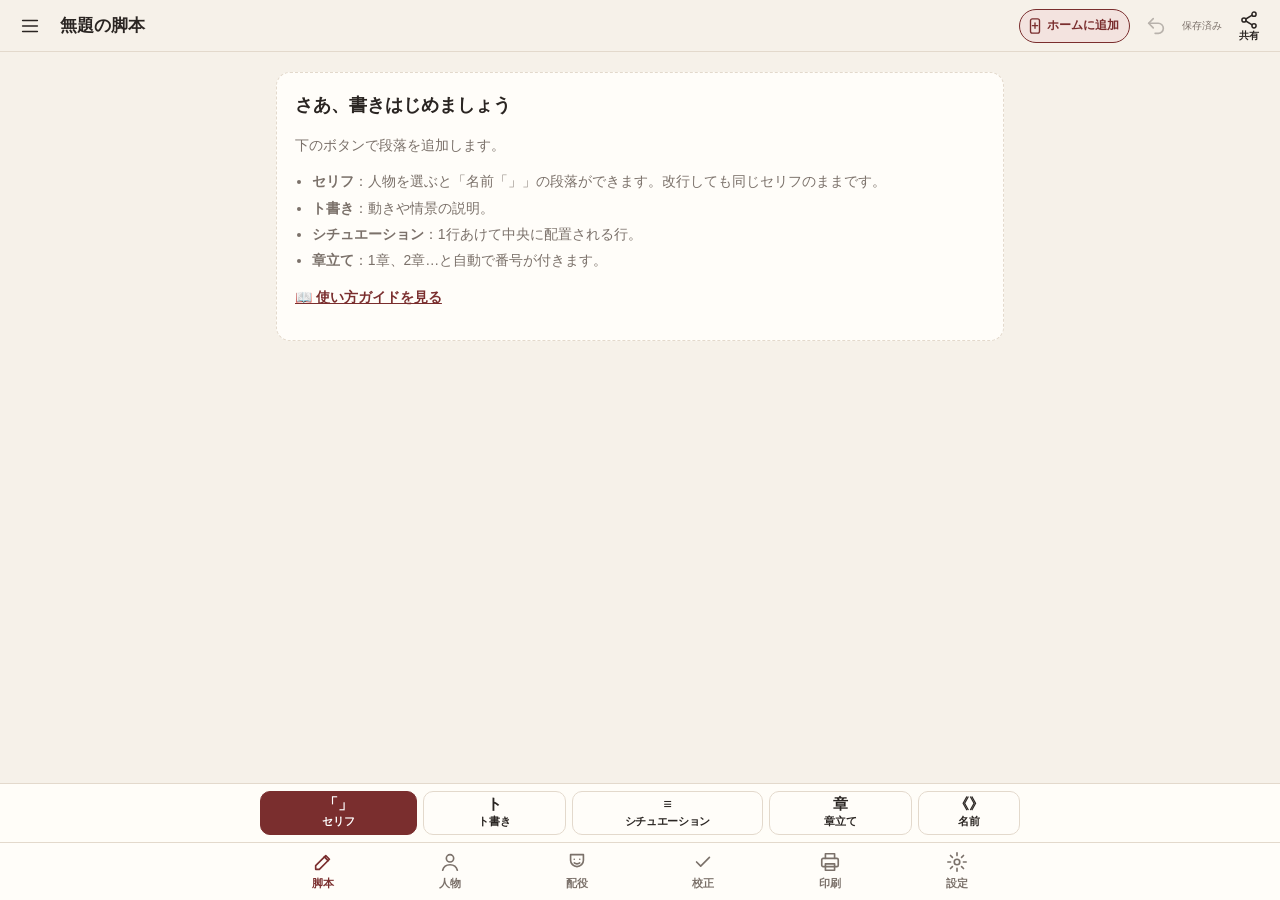
<file: index.html>
<!doctype html>
<html lang="ja">
<head>
  <meta charset="utf-8">
  <meta name="viewport" content="width=device-width, initial-scale=1, viewport-fit=cover, interactive-widget=resizes-content">
  <meta name="theme-color" content="#7a2e2e">
  <meta name="apple-mobile-web-app-capable" content="yes">
  <meta name="mobile-web-app-capable" content="yes">
  <meta name="apple-mobile-web-app-title" content="演劇脚本">
  <meta name="apple-mobile-web-app-status-bar-style" content="default">
  <title>演劇脚本ノート</title>
  <meta name="description" content="スマートフォンで演劇の脚本を書いて、A4で印刷できるアプリ">
  <link rel="manifest" href="manifest.webmanifest">
  <link rel="icon" href="icons/icon.svg" type="image/svg+xml">
  <link rel="apple-touch-icon" href="icons/apple-touch-icon.png">
  <link rel="preconnect" href="https://fonts.googleapis.com">
  <link rel="preconnect" href="https://fonts.gstatic.com" crossorigin>
  <link rel="stylesheet" href="css/app.css">
  <script>
    // 表示の色（白・生成り・ダーク）は、描画前に当てて画面のちらつきを防ぐ
    try { const t = localStorage.getItem('emgeki:theme'); if (t) document.documentElement.dataset.theme = t; } catch (e) { /* 保存できない環境では端末に合わせる */ }
  </script>
  <style id="page-style">@page { size: A4 landscape; margin: 0; }</style>
</head>
<body>
  <header class="topbar no-print">
    <button id="btn-scripts" class="icon-btn" type="button" aria-label="脚本の一覧">
      <svg viewBox="0 0 24 24" aria-hidden="true"><path d="M4 6h16M4 12h16M4 18h16"/></svg>
    </button>
    <input id="title-input" class="title-input" type="text" placeholder="タイトル" aria-label="脚本のタイトル" enterkeyhint="done">
    <button id="btn-install" class="install-btn" type="button" hidden>
      <svg viewBox="0 0 24 24" aria-hidden="true"><rect x="6" y="2.5" width="12" height="19" rx="2.5"/><path d="M12 8v7M8.5 11.5h7"/></svg>ホームに追加
    </button>
    <button id="btn-undo" class="icon-btn" type="button" aria-label="元に戻す" disabled>
      <svg viewBox="0 0 24 24" aria-hidden="true"><path d="M9 14 4 9l5-5"/><path d="M4 9h10.5a5.5 5.5 0 0 1 0 11H11"/></svg>
    </button>
    <span id="save-status" class="save-status" aria-live="polite">保存済み</span>
    <button id="btn-more" class="share-btn" type="button" aria-label="共有（書き出し・取り込み）">
      <svg viewBox="0 0 24 24" aria-hidden="true"><circle cx="18" cy="5" r="2.5"/><circle cx="6" cy="12" r="2.5"/><circle cx="18" cy="19" r="2.5"/><path d="m8.2 10.8 7.6-4.6M8.2 13.2l7.6 4.6"/></svg>共有
    </button>
  </header>

  <main id="main">
    <!-- 脚本 -->
    <section id="view-editor" class="view no-print" data-view="editor">
      <div id="editor" class="editor"></div>
      <div id="editor-empty" class="empty-hint">
        <p class="empty-title">さあ、書きはじめましょう</p>
        <p>下のボタンで段落を追加します。</p>
        <ul>
          <li><b>セリフ</b>：人物を選ぶと「名前「」」の段落ができます。改行しても同じセリフのままです。</li>
          <li><b>ト書き</b>：動きや情景の説明。</li>
          <li><b>シチュエーション</b>：1行あけて中央に配置される行。</li>
          <li><b>章立て</b>：1章、2章…と自動で番号が付きます。</li>
        </ul>
        <p><a href="guide.html">📖 使い方ガイドを見る</a></p>
      </div>
    </section>

    <!-- 登場人物 -->
    <section id="view-characters" class="view no-print" data-view="characters">
      <div class="panel">
        <h2>登場人物</h2>
        <p class="note">名前はここで一括管理します。ここで名前を変えると、脚本中のすべてのセリフに反映されます。読み仮名は自動で付きます（直接直すこともできます）。</p>
        <form id="add-char-form" class="add-row">
          <input id="add-char-name" type="text" placeholder="人物名を入力" aria-label="人物名" enterkeyhint="done" autocomplete="off">
          <button class="btn primary" type="submit">追加</button>
        </form>
        <p id="dict-status" class="note dict-status" hidden></p>
        <ul id="char-list" class="card-list"></ul>
      </div>
    </section>

    <!-- 配役 -->
    <section id="view-cast" class="view no-print" data-view="cast">
      <div class="panel">
        <h2>キャスティング</h2>
        <p class="note">役と演じる人を紐付けます。配役表は印刷の2ページ目（表紙の次）に入ります。1人で複数の役も演じられます。</p>
        <ul id="cast-list" class="card-list"></ul>
        <h3>演者ごとの出番</h3>
        <div id="actor-summary"></div>
        <label class="switch-row"><input type="checkbox" data-setting="printCastPage"> 配役表を印刷に含める</label>
        <button id="btn-cast-preview" class="btn" type="button">配役表をプレビュー</button>
      </div>
    </section>

    <!-- 校正 -->
    <section id="view-check" class="view no-print" data-view="check">
      <div class="panel">
        <h2>誤字・脱字チェック</h2>
        <p class="note">よくある誤字、「変わるる」のような余分な文字や重複、同じ人物のセリフの連続、助詞や句読点の重なり、括弧の閉じ忘れ、人物名の打ち間違い、半角カナなどを調べます。<span class="lv lv-info">参考</span> は台詞の口調として意図的な場合もあります。</p>
        <div class="row-btns">
          <button id="btn-run-check" class="btn primary" type="button">チェックする</button>
          <button id="btn-fix-all" class="btn" type="button" hidden>まとめて修正</button>
        </div>
        <p id="check-summary" class="check-summary"></p>
        <ul id="check-list" class="check-list"></ul>
        <button id="btn-clear-ignored" class="btn small ghost" type="button" hidden>無視した項目を元に戻す</button>
      </div>
    </section>

    <!-- 印刷 -->
    <section id="view-preview" class="view" data-view="preview">
      <div class="preview-controls no-print">
        <div class="seg" role="group" aria-label="書字方向">
          <button type="button" data-seg="writingMode" data-value="vertical">縦書き</button>
          <button type="button" data-seg="writingMode" data-value="horizontal">横書き</button>
        </div>
        <div class="seg" role="group" aria-label="用紙の向き">
          <button type="button" data-seg="orientation" data-value="portrait">A4 縦</button>
          <button type="button" data-seg="orientation" data-value="landscape">A4 横</button>
        </div>
        <button id="btn-print" class="btn primary" type="button">印刷 / PDF保存</button>
        <span id="page-count" class="note"></span>
      </div>
      <div id="pages" class="pages"></div>
    </section>

    <!-- 設定 -->
    <section id="view-settings" class="view no-print" data-view="settings">
      <div class="panel">
        <a class="btn guide-link" href="guide.html">📖 使い方ガイドを見る</a>
        <h2>作品</h2>
        <label class="field">タイトル<input id="set-title" type="text"></label>
        <label class="field">作者<input id="set-author" type="text" placeholder="作・〇〇"></label>

        <h2>画面の色</h2>
        <label class="field">表示の色（この端末だけの設定）
          <select id="theme-select">
            <option value="">端末の設定に合わせる</option>
            <option value="white">白い背景・黒い文字</option>
            <option value="light">生成り（クリーム色）</option>
            <option value="dark">黒い背景（ダーク）</option>
          </select>
        </label>
        <p class="note">印刷・PDF の紙面は、いつも白い紙に黒い文字です。</p>

        <h2>脚本画面（書くとき）</h2>
        <label class="field">書く向き
          <select data-setting="editorWritingMode"><option value="horizontal">横書き</option><option value="vertical">縦書き</option></select>
        </label>
        <p class="note">台本に合わせて縦書きで書けます。縦書きでは右から左へ進み、横にスクロールします。印刷の向き（下の「書式」）とは別に選べます。</p>

        <h2>書式（印刷・PDF）</h2>
        <label class="field">書字方向
          <select data-setting="writingMode"><option value="vertical">縦書き</option><option value="horizontal">横書き</option></select>
        </label>
        <label class="field">用紙（A4）の向き
          <select data-setting="orientation"><option value="landscape">横向き</option><option value="portrait">縦向き</option></select>
        </label>
        <label class="field">フォント
          <select id="font-select" data-setting="font"></select>
        </label>
        <p id="font-sample" class="font-sample">太郎「今日は、いい天気ですね。」</p>
        <label class="field">文字の大きさ（pt）
          <select data-setting="fontSize" data-type="number">
            <option value="9">9</option><option value="10">10</option><option value="10.5">10.5</option>
            <option value="11">11</option><option value="12">12</option><option value="14">14</option>
          </select>
        </label>
        <label class="field">行間
          <select data-setting="lineHeight" data-type="number">
            <option value="1.5">狭い</option><option value="1.8">ふつう</option><option value="2.1">広い</option>
          </select>
        </label>
        <label class="field">ト書きの位置
          <select data-setting="directionIndent" data-type="number">
            <option value="0">上部（字下げなし）</option><option value="2">2字下げ</option><option value="3">3字下げ</option>
          </select>
        </label>
        <label class="field">名前の読み仮名（ルビ）
          <select data-setting="ruby"><option value="all">毎回ふる</option><option value="first">初登場のみ</option><option value="none">ふらない</option></select>
        </label>
        <label class="field">章の表記
          <select data-setting="chapterFormat"><option value="plain">1章</option><option value="dai">第1章</option><option value="kanji">第一章</option></select>
        </label>
        <label class="switch-row"><input type="checkbox" data-setting="chapterPageBreak"> 章ごとに改ページ（章を右上に置く）</label>

        <h2>演者用の書き込み</h2>
        <label class="field">メモのスペース（ページの上。横書きでは左）
          <select data-setting="memoArea">
            <option value="none">なし</option><option value="small">小さめ（約1/6）</option>
            <option value="medium">ふつう（約1/5）</option><option value="large">大きめ（約1/4）</option>
          </select>
        </label>
        <label class="switch-row"><input type="checkbox" data-setting="actingNotes"> 「演技の指示」のスペース（ページの下 約1/5。横書きでは右）</label>
        <label class="switch-row"><input type="checkbox" data-setting="memoRuled"> 本文との境に罫線（1本線）を引く</label>
        <p class="note">印刷するページ（「印刷」タブ・PDF）で、本文の上にメモ、下に演技の指示のスペースを作ります。本文との境には1本線が入り、空いているところは演者の書き込みにも使えます。
          脚本画面で各段落の右の「⋯」→「メモを追加」「演技の指示を追加」で書いた内容は、その段落と同じ列に入ります（指示の例：怒りをこらえて／スポットライトで照らす）。</p>
        <button class="btn" type="button" data-go-preview>印刷のプレビューで確認する</button>

        <h2>印刷</h2>
        <label class="switch-row"><input type="checkbox" data-setting="printTitlePage"> 表紙を付ける</label>
        <label class="switch-row"><input type="checkbox" data-setting="printCastPage"> 配役表を付ける</label>
        <label class="switch-row"><input type="checkbox" data-setting="pageNumbers"> ページ番号</label>

        <h2>読み仮名</h2>
        <label class="switch-row"><input type="checkbox" data-setting="autoReading"> 名前の読み仮名を自動で付ける</label>
        <p class="note">初回のみ辞書（約18MB）を読み込みます。以降はオフラインでも使えます。</p>

        <h2>データ</h2>
        <p class="note">入力内容はこの端末に自動保存されます（画面を閉じても、アプリを終了しても残ります）。機種変更や念のための保管には書き出しを使ってください。</p>
        <div class="row-btns wrap">
          <button id="btn-export" class="btn" type="button">バックアップを書き出す</button>
          <button id="btn-import" class="btn" type="button">バックアップを読み込む</button>
          <button id="btn-export-txt" class="btn" type="button">テキスト（.txt）で保存</button>
          <button id="btn-export-docx" class="btn" type="button">Word（.docx）で保存</button>
        </div>
        <input id="import-file" type="file" accept=".json,.txt,application/json,text/plain" hidden>
        <div class="row-btns wrap">
          <button id="btn-import-pdf" class="btn" type="button">過去の脚本をPDFから読み込む</button>
        </div>
        <input id="pdf-file" type="file" accept="application/pdf,.pdf" hidden>
        <input id="share-file" type="file" accept=".json,.txt,.docx,.pdf,application/json,text/plain,application/pdf,application/vnd.openxmlformats-officedocument.wordprocessingml.document" hidden>
      </div>
    </section>
  </main>

  <!-- 挿入ボタン（脚本タブのみ） -->
  <div id="insertbar" class="insertbar no-print" role="toolbar" aria-label="段落の追加">
    <button type="button" data-insert="dialogue" class="ins ins-dialogue"><span class="ins-ico">「」</span>セリフ</button>
    <button type="button" data-insert="direction" class="ins"><span class="ins-ico">ト</span>ト書き</button>
    <button type="button" data-insert="situation" class="ins ins-sit"><span class="ins-ico">≡</span>シチュエーション</button>
    <button type="button" data-insert="chapter" class="ins"><span class="ins-ico">章</span>章立て</button>
    <button type="button" data-insert="name" class="ins ins-name"><span class="ins-ico">《》</span>名前</button>
  </div>

  <nav class="tabbar no-print" aria-label="画面切り替え">
    <button type="button" data-tab="editor"><svg viewBox="0 0 24 24" aria-hidden="true"><path d="M4 20h4L19 9l-4-4L4 16z"/><path d="m13.5 6.5 4 4"/></svg>脚本</button>
    <button type="button" data-tab="characters"><svg viewBox="0 0 24 24" aria-hidden="true"><circle cx="12" cy="8" r="4"/><path d="M4 21c1-4 4.5-6 8-6s7 2 8 6"/></svg>人物</button>
    <button type="button" data-tab="cast"><svg viewBox="0 0 24 24" aria-hidden="true"><path d="M5 4h14v6a7 7 0 0 1-14 0z"/><path d="M9 9h.01M15 9h.01M9 13c1.5 1.3 4.5 1.3 6 0"/></svg>配役</button>
    <button type="button" data-tab="check"><svg viewBox="0 0 24 24" aria-hidden="true"><path d="m5 12 4.5 4.5L19 7"/></svg>校正</button>
    <button type="button" data-tab="preview"><svg viewBox="0 0 24 24" aria-hidden="true"><path d="M7 8V3h10v5"/><rect x="3" y="8" width="18" height="9" rx="1.5"/><path d="M7 14h10v7H7z"/></svg>印刷</button>
    <button type="button" data-tab="settings"><svg viewBox="0 0 24 24" aria-hidden="true"><circle cx="12" cy="12" r="3"/><path d="M12 2v3M12 19v3M2 12h3M19 12h3M4.9 4.9 7 7M17 17l2.1 2.1M4.9 19.1 7 17M17 7l2.1-2.1"/></svg>設定</button>
  </nav>

  <div id="sheet-backdrop" class="sheet-backdrop no-print" hidden></div>
  <div id="sheet" class="sheet no-print" role="dialog" aria-modal="true" aria-labelledby="sheet-title" hidden>
    <div class="sheet-head">
      <h2 id="sheet-title"></h2>
      <button id="sheet-close" class="icon-btn" type="button" aria-label="閉じる"><svg viewBox="0 0 24 24" aria-hidden="true"><path d="M6 6l12 12M18 6 6 18"/></svg></button>
    </div>
    <div id="sheet-body" class="sheet-body"></div>
  </div>

  <div id="toast" class="toast no-print" role="status" hidden></div>

  <div id="pdf-viewer" class="pdf-viewer no-print" role="dialog" aria-modal="true" aria-labelledby="pdf-viewer-title" hidden>
    <div class="pdf-viewer-head">
      <button id="pdf-close" class="icon-btn" type="button" aria-label="閉じる"><svg viewBox="0 0 24 24" aria-hidden="true"><path d="M15 18 9 12l6-6"/></svg></button>
      <h2 id="pdf-viewer-title"></h2>
      <button id="pdf-zoom-out" class="icon-btn" type="button" aria-label="縮小"><svg viewBox="0 0 24 24" aria-hidden="true"><path d="M5 12h14"/></svg></button>
      <button id="pdf-zoom-in" class="icon-btn" type="button" aria-label="拡大"><svg viewBox="0 0 24 24" aria-hidden="true"><path d="M12 5v14M5 12h14"/></svg></button>
      <button id="pdf-delete" class="icon-btn" type="button" aria-label="このPDFを削除"><svg viewBox="0 0 24 24" aria-hidden="true"><path d="M4 7h16M9 7V4h6v3M6 7l1 13h10l1-13"/></svg></button>
    </div>
    <div id="pdf-pages" class="pdf-pages"></div>
  </div>
  <div id="measure" class="measure" aria-hidden="true"></div>

  <script type="module" src="js/app.js"></script>
</body>
</html>
</file>
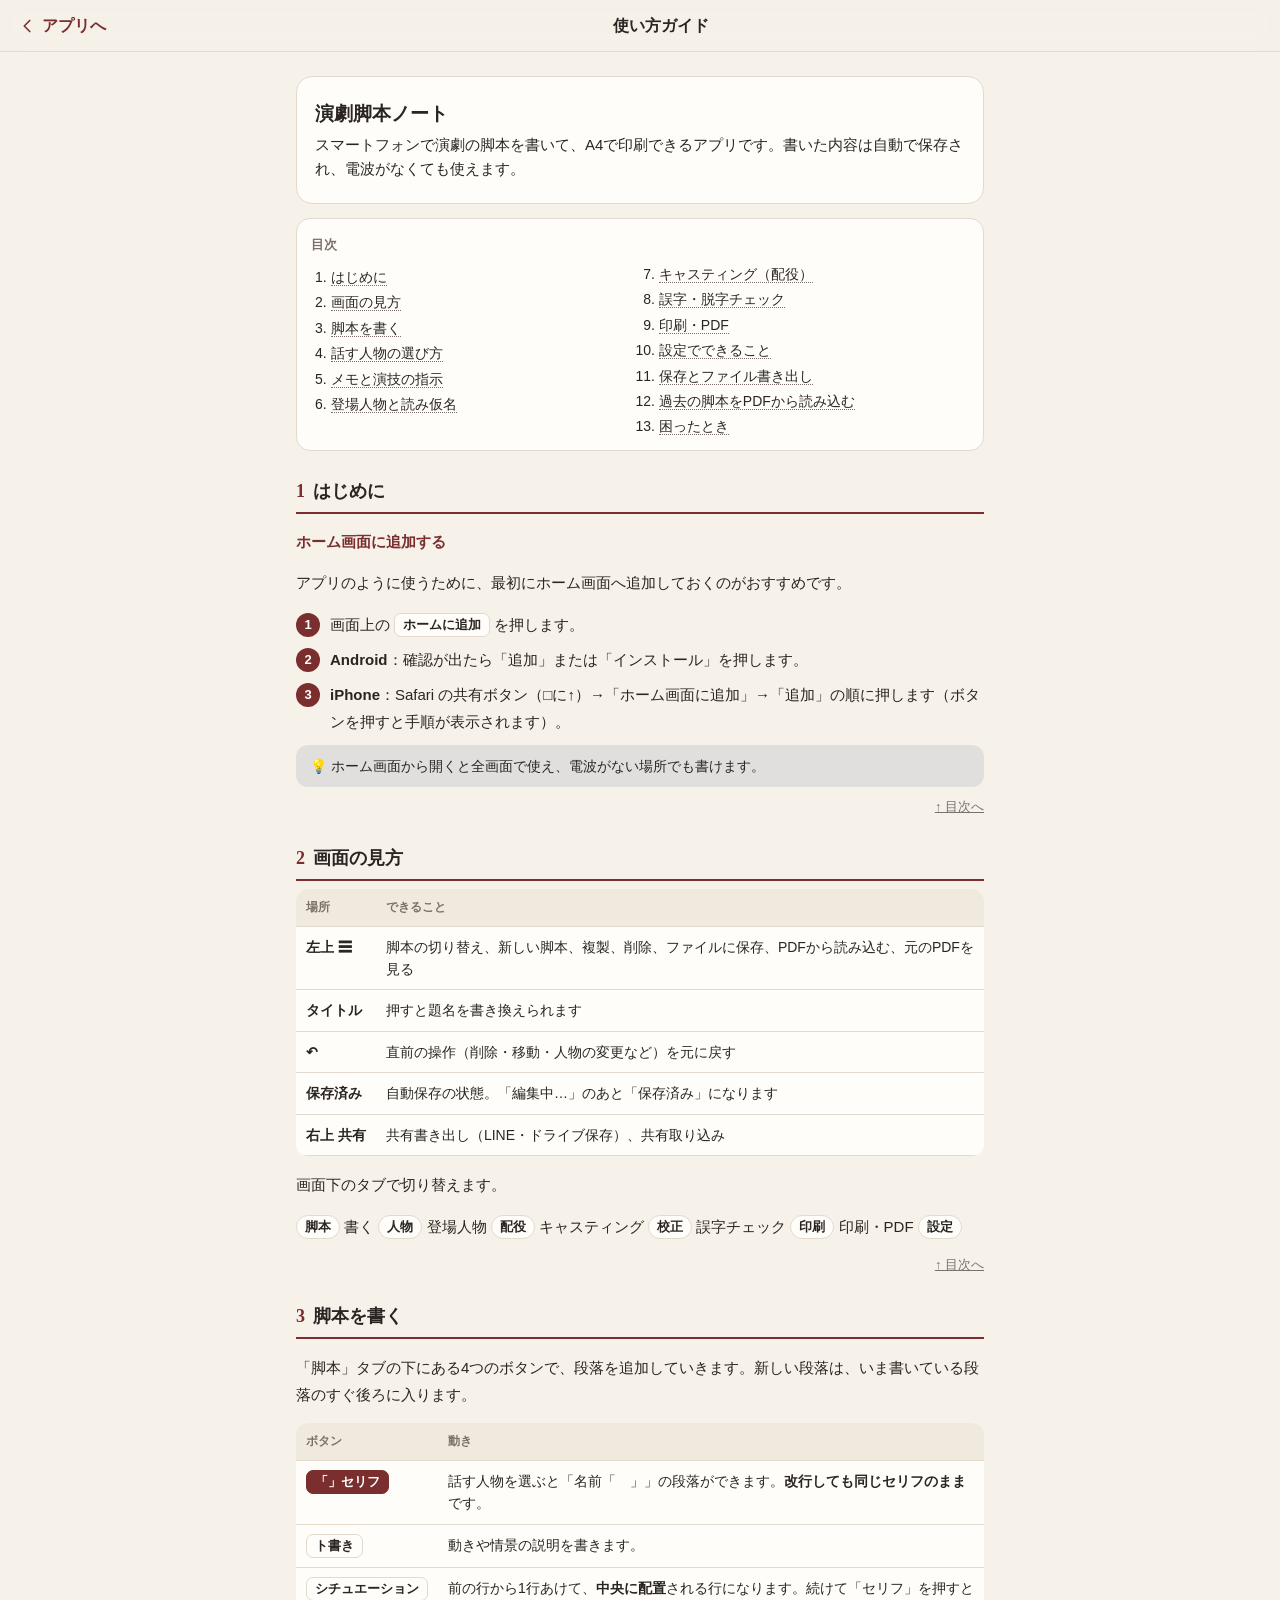
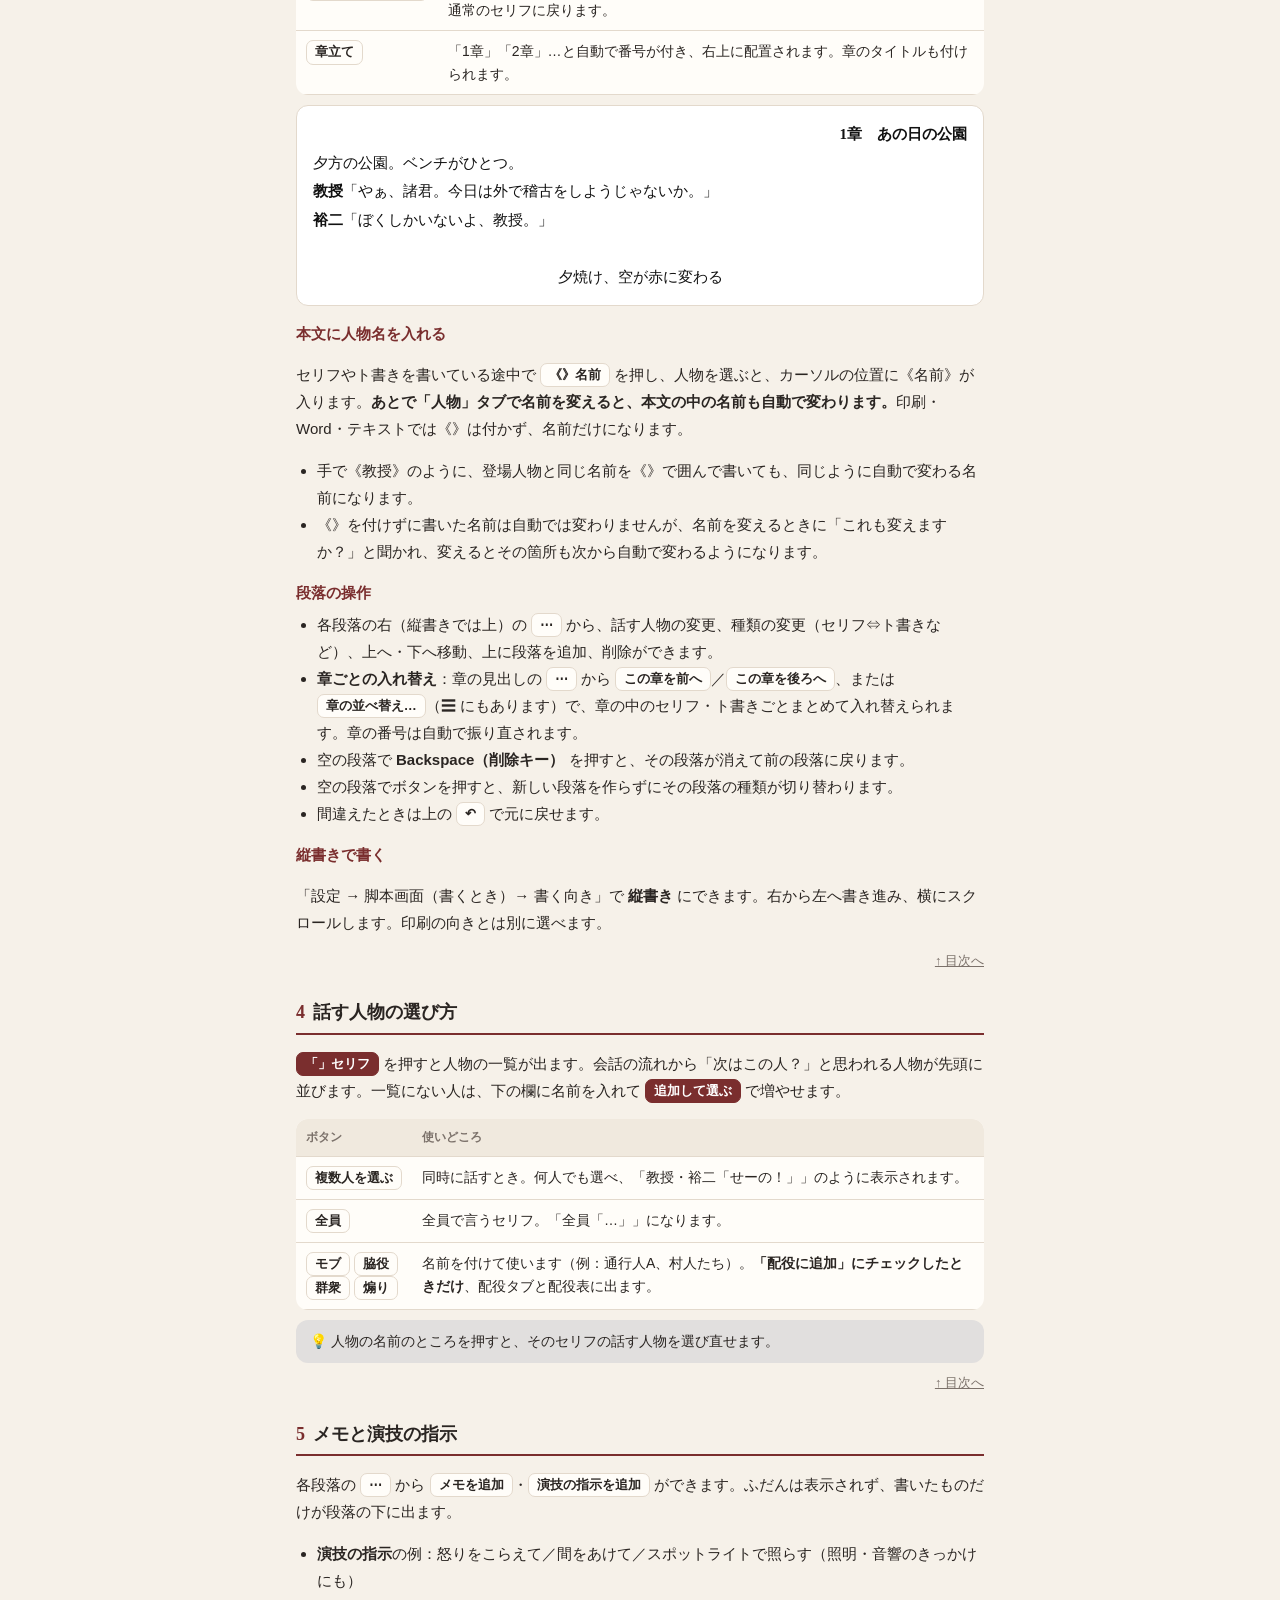
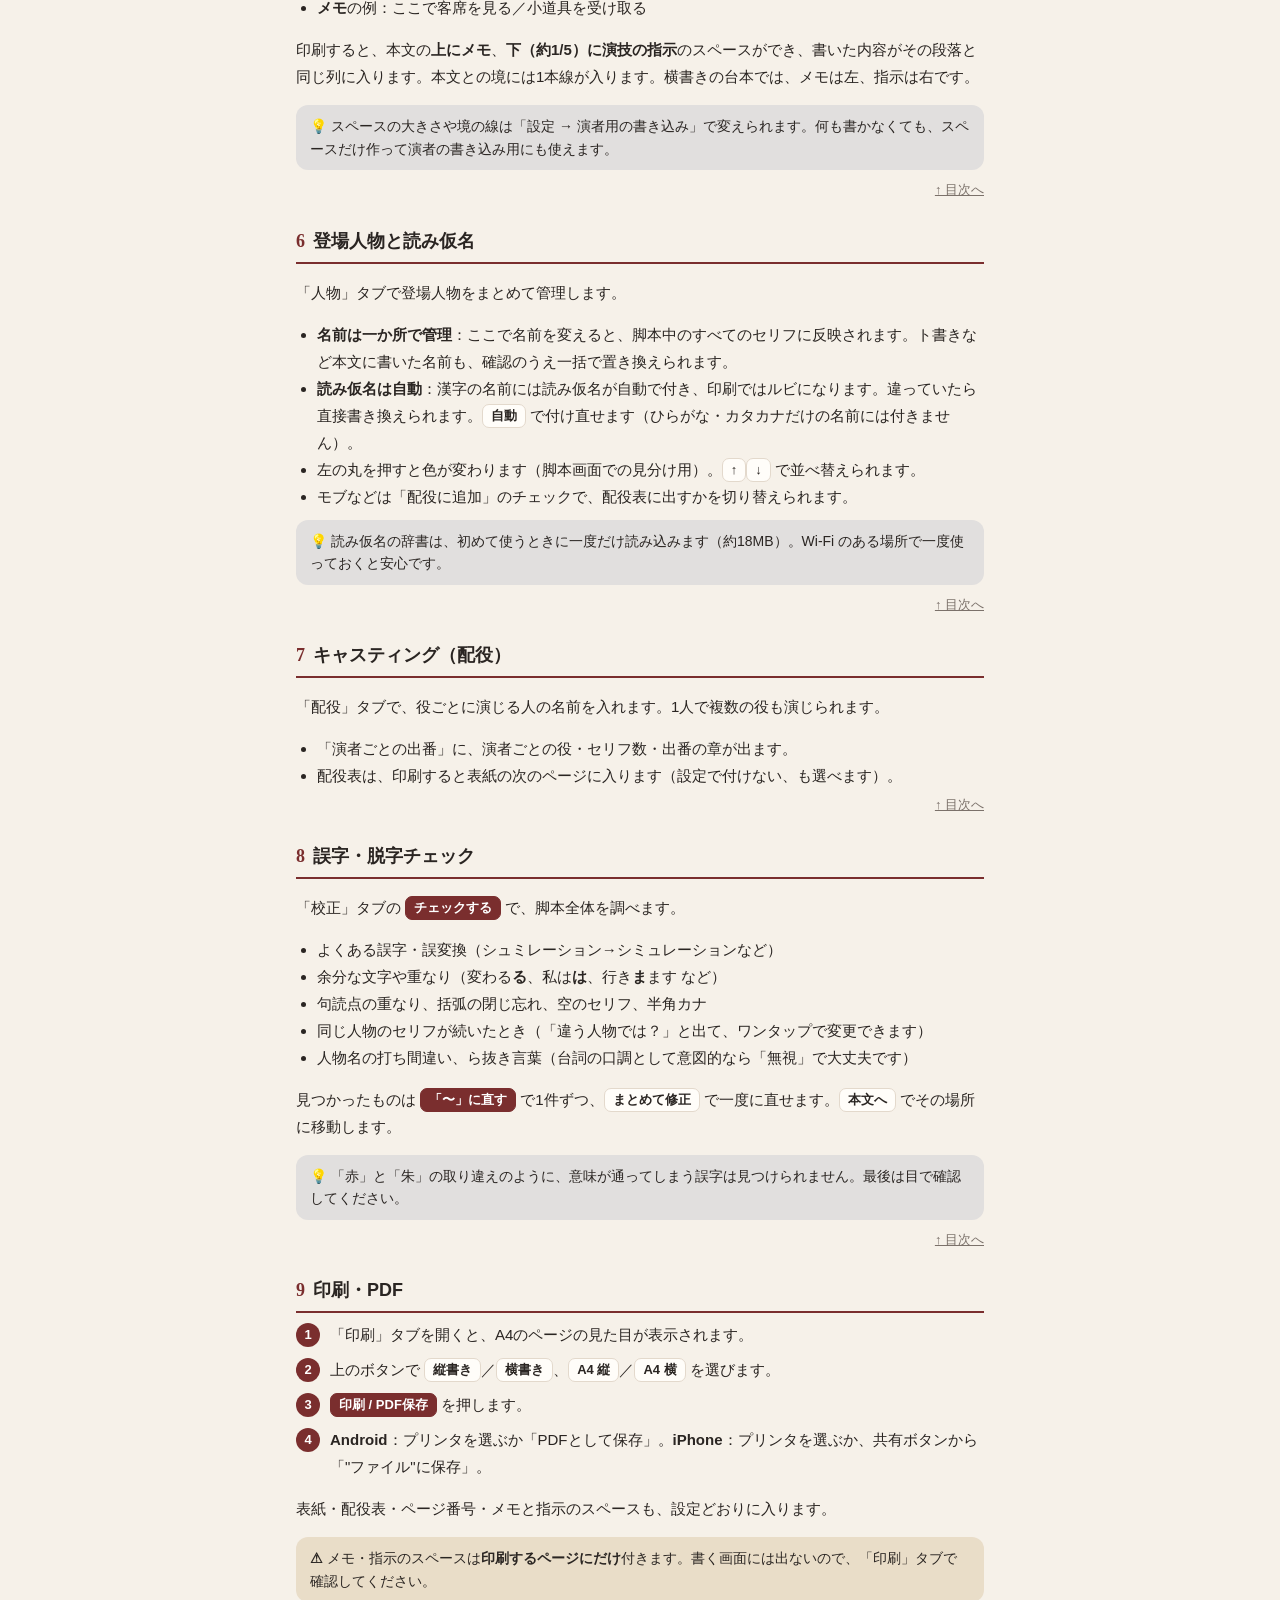
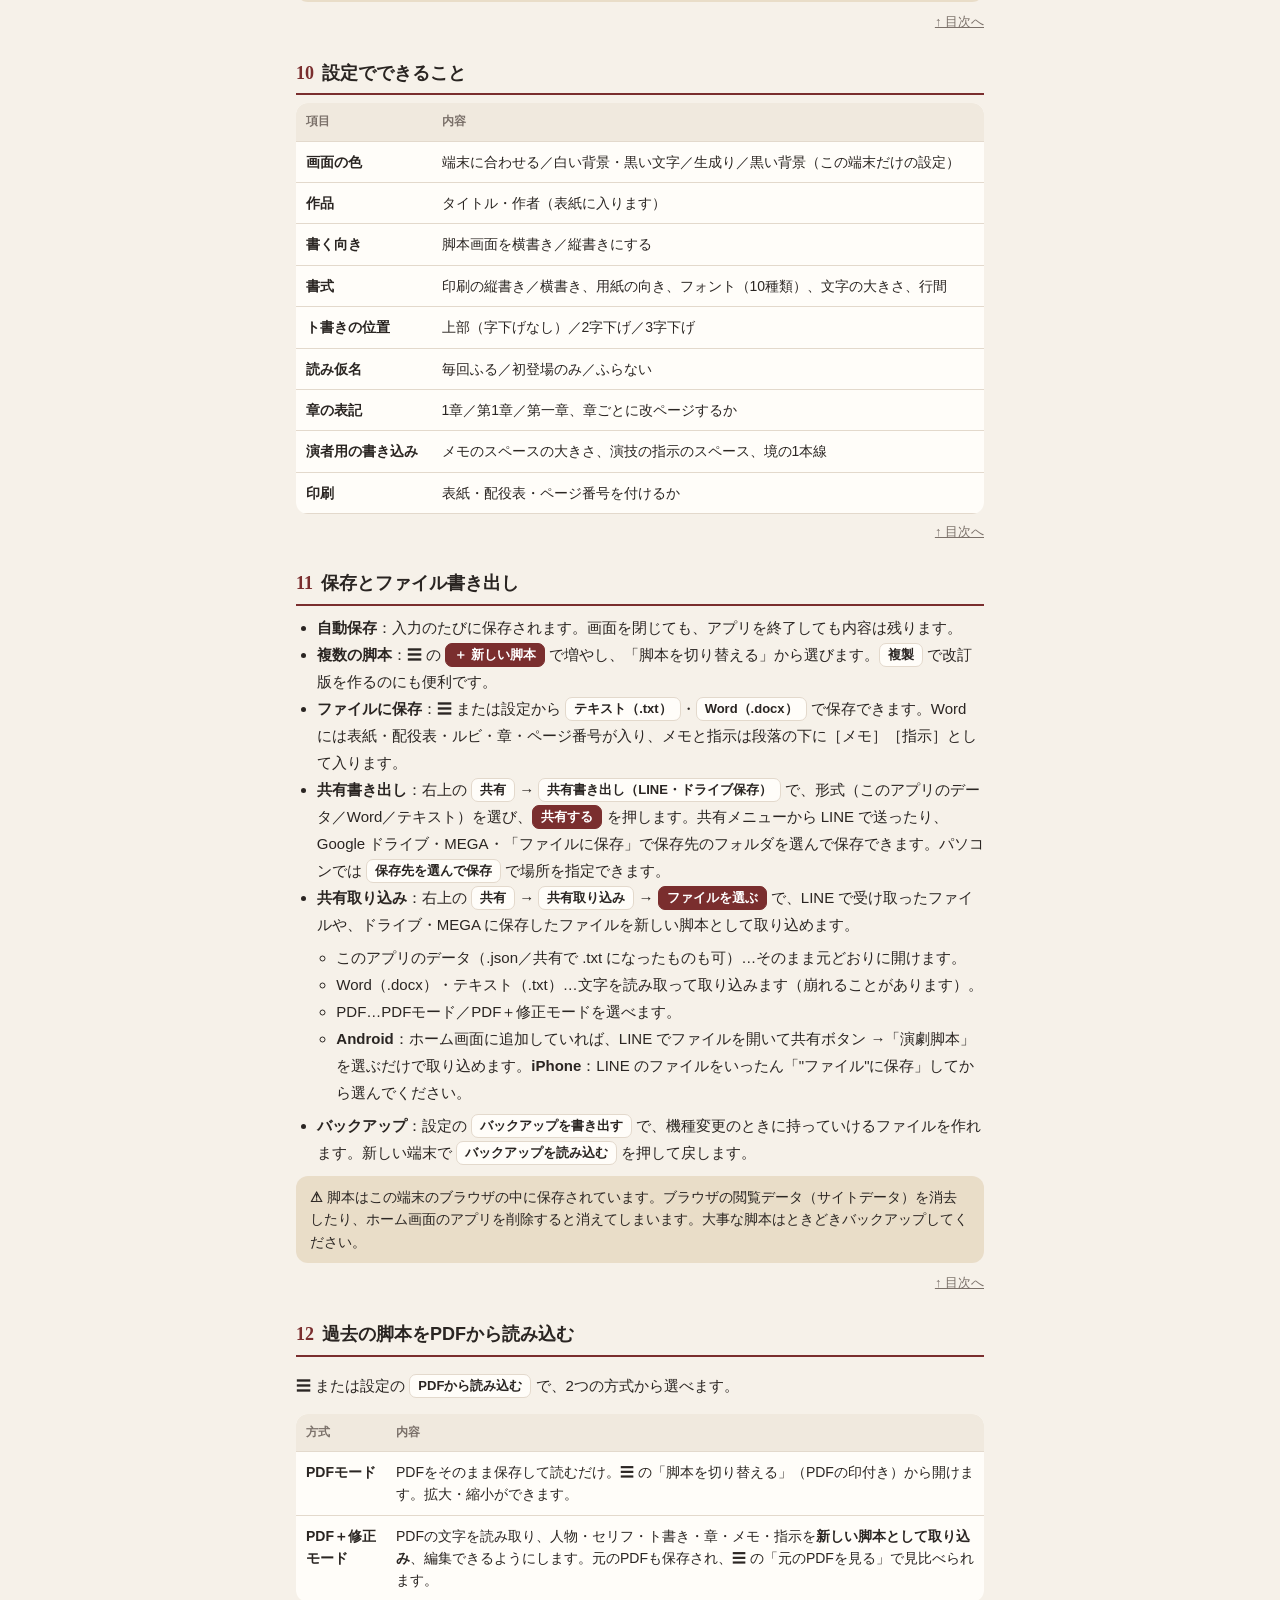
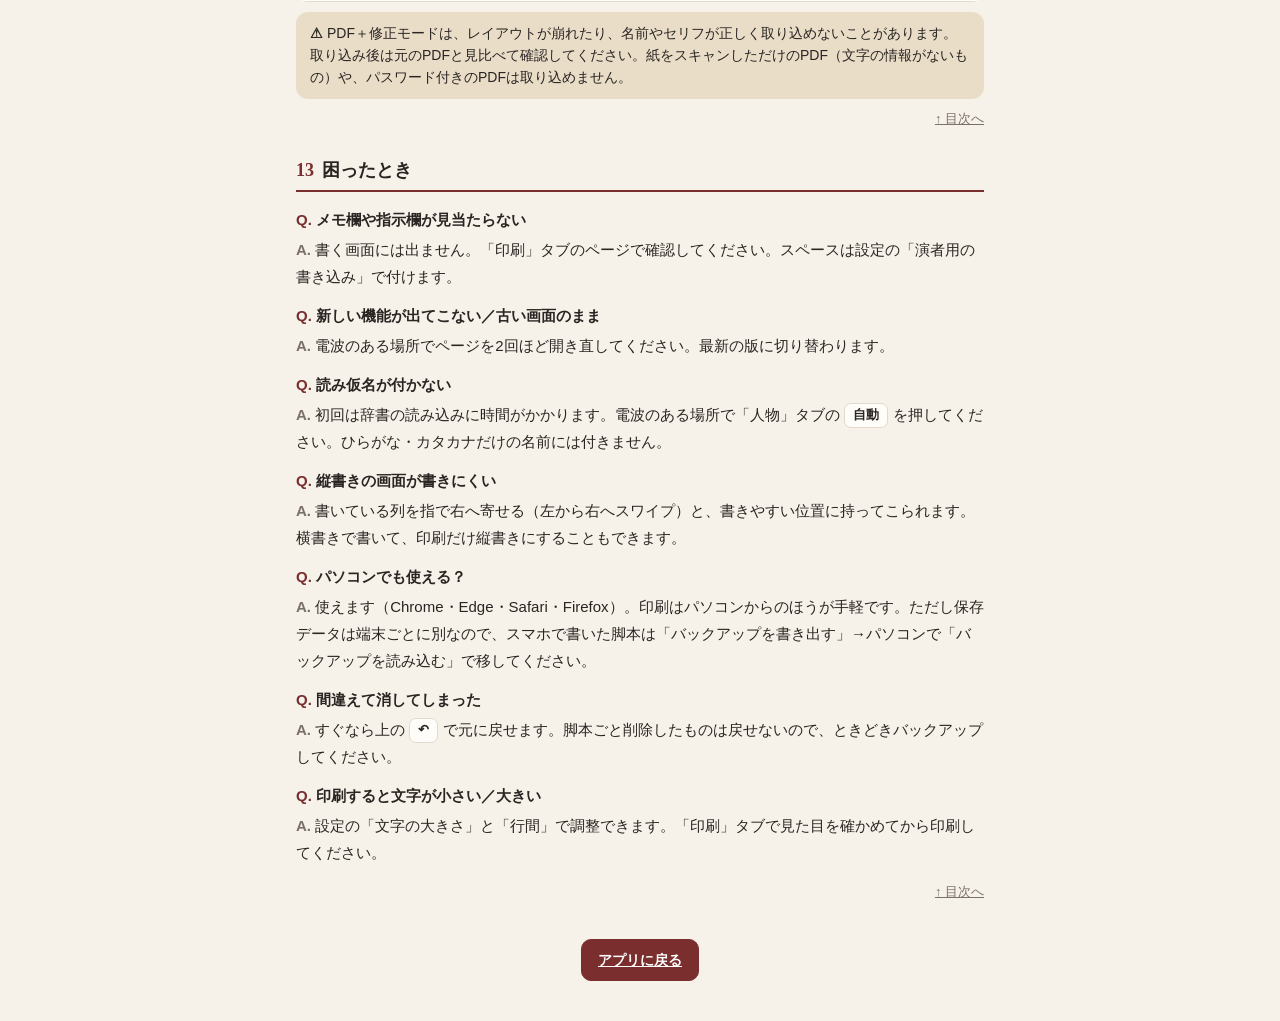
<file: guide.html>
<!doctype html>
<html lang="ja">
<head>
  <meta charset="utf-8">
  <meta name="viewport" content="width=device-width, initial-scale=1, viewport-fit=cover">
  <meta name="theme-color" content="#7a2e2e">
  <title>使い方ガイド</title>
  <meta name="description" content="演劇脚本ノートの使い方">
  <link rel="icon" href="icons/icon.svg" type="image/svg+xml">
  <link rel="stylesheet" href="css/app.css">
  <script>
    // 表示の色（白・生成り・ダーク）は、描画前に当てて画面のちらつきを防ぐ
    try { const t = localStorage.getItem('emgeki:theme'); if (t) document.documentElement.dataset.theme = t; } catch (e) { /* 保存できない環境では端末に合わせる */ }
  </script>
  <style>
    body { background: var(--bg); }
    .g-head {
      position: sticky; top: 0; z-index: 5;
      display: flex; align-items: center; gap: 8px;
      padding: env(safe-area-inset-top, 0px) 12px 0; height: calc(52px + env(safe-area-inset-top, 0px));
      background: color-mix(in srgb, var(--bg) 90%, transparent);
      backdrop-filter: blur(10px); -webkit-backdrop-filter: blur(10px);
      border-bottom: 1px solid var(--line);
    }
    .g-head a.back { display: inline-flex; align-items: center; gap: 4px; color: var(--accent); font-weight: 700; text-decoration: none; padding: 8px 4px; }
    .g-head h1 { font-size: 16px; margin: 0; flex: 1; text-align: center; padding-right: 64px; }
    .g-main { max-width: 720px; margin: 0 auto; padding: 8px 16px calc(40px + env(safe-area-inset-bottom, 0px)); }
    .g-hero { margin: 16px 0 8px; padding: 18px; border-radius: 16px; background: var(--surface); border: 1px solid var(--line); }
    .g-hero p { margin: 4px 0; font-size: 15px; }
    .g-hero .lead { font-family: var(--editor-font); font-size: 19px; font-weight: 700; }
    nav.toc { margin: 14px 0 6px; padding: 12px 14px; border-radius: 14px; background: var(--surface); border: 1px solid var(--line); }
    nav.toc b { font-size: 13px; color: var(--muted); }
    nav.toc ol { margin: 6px 0 0; padding-left: 1.4em; columns: 2; column-gap: 18px; font-size: 14px; }
    nav.toc li { margin: 3px 0; break-inside: avoid; }
    nav.toc a { color: var(--text); text-decoration: none; border-bottom: 1px dotted var(--muted); }
    @media (max-width: 420px) { nav.toc ol { columns: 1; } }
    section.g { margin-top: 26px; scroll-margin-top: 64px; }
    section.g h2 { font-size: 18px; margin: 0 0 8px; padding-bottom: 6px; border-bottom: 2px solid var(--accent); color: var(--text); display: flex; align-items: baseline; gap: 8px; }
    section.g h2 .num { color: var(--accent); font-family: var(--editor-font); }
    section.g h3 { font-size: 15px; margin: 16px 0 6px; color: var(--accent); }
    section.g p, section.g li { font-size: 15px; line-height: 1.8; }
    section.g ul, section.g ol { padding-left: 1.3em; margin: 6px 0; }
    .ui { display: inline-flex; align-items: center; gap: 3px; padding: 0 8px; border-radius: 7px; border: 1px solid var(--line); background: var(--surface); font-size: 13px; font-weight: 700; line-height: 1.7; white-space: nowrap; vertical-align: 1px; }
    .ui.primary { background: var(--accent); border-color: var(--accent); color: var(--accent-ink); }
    .ui.tab { border-radius: 99px; }
    .tip { margin: 10px 0; padding: 10px 14px; border-radius: 12px; background: color-mix(in srgb, var(--info) 12%, transparent); font-size: 14px; }
    .warn { margin: 10px 0; padding: 10px 14px; border-radius: 12px; background: color-mix(in srgb, var(--warn) 14%, transparent); font-size: 14px; }
    .tip b:first-child, .warn b:first-child { margin-right: 4px; }
    table.g-t { width: 100%; border-collapse: collapse; font-size: 14px; margin: 8px 0; background: var(--surface); border-radius: 12px; overflow: hidden; }
    table.g-t th, table.g-t td { padding: 9px 10px; border-bottom: 1px solid var(--line); text-align: left; vertical-align: top; line-height: 1.6; }
    table.g-t th { background: var(--surface-2); font-size: 12px; color: var(--muted); white-space: nowrap; }
    table.g-t td:first-child { white-space: nowrap; font-weight: 700; }
    .sample {
      margin: 10px 0; padding: 14px 16px; border-radius: 12px; background: #fff; color: #111;
      font-family: var(--editor-font); font-size: 15px; line-height: 1.9; border: 1px solid var(--line);
    }
    .sample .nm { font-weight: 700; }
    .sample .sit { text-align: center; margin-top: 1.9em; }
    .sample .chap { text-align: right; font-weight: 700; }
    .sample .hang { padding-left: 3em; text-indent: -3em; }
    .steps { counter-reset: s; list-style: none; padding-left: 0 !important; }
    .steps > li { counter-increment: s; position: relative; padding-left: 34px; margin: 8px 0; }
    .steps > li::before { content: counter(s); position: absolute; left: 0; top: 2px; width: 24px; height: 24px; border-radius: 50%; background: var(--accent); color: var(--accent-ink); font-size: 13px; font-weight: 700; display: grid; place-items: center; }
    .faq dt { font-weight: 700; margin-top: 14px; font-size: 15px; }
    .faq dt::before { content: "Q. "; color: var(--accent); }
    .faq dd { margin: 4px 0 0; font-size: 15px; line-height: 1.8; }
    .faq dd::before { content: "A. "; color: var(--muted); font-weight: 700; }
    .to-top { display: block; text-align: right; font-size: 13px; margin-top: 6px; color: var(--muted); }
    .g-foot { margin-top: 36px; text-align: center; }
  </style>
</head>
<body>
  <header class="g-head">
    <a class="back" href="./"><svg viewBox="0 0 24 24" aria-hidden="true"><path d="M15 18 9 12l6-6"/></svg>アプリへ</a>
    <h1>使い方ガイド</h1>
  </header>

  <main class="g-main" id="top">
    <div class="g-hero">
      <p class="lead">演劇脚本ノート</p>
      <p>スマートフォンで演劇の脚本を書いて、A4で印刷できるアプリです。書いた内容は自動で保存され、電波がなくても使えます。</p>
    </div>

    <nav class="toc" aria-label="目次">
      <b>目次</b>
      <ol>
        <li><a href="#start">はじめに</a></li>
        <li><a href="#screen">画面の見方</a></li>
        <li><a href="#write">脚本を書く</a></li>
        <li><a href="#speaker">話す人物の選び方</a></li>
        <li><a href="#extra">メモと演技の指示</a></li>
        <li><a href="#people">登場人物と読み仮名</a></li>
        <li><a href="#cast">キャスティング（配役）</a></li>
        <li><a href="#check">誤字・脱字チェック</a></li>
        <li><a href="#print">印刷・PDF</a></li>
        <li><a href="#settings">設定でできること</a></li>
        <li><a href="#save">保存とファイル書き出し</a></li>
        <li><a href="#pdf">過去の脚本をPDFから読み込む</a></li>
        <li><a href="#faq">困ったとき</a></li>
      </ol>
    </nav>

    <section class="g" id="start">
      <h2><span class="num">1</span>はじめに</h2>
      <h3>ホーム画面に追加する</h3>
      <p>アプリのように使うために、最初にホーム画面へ追加しておくのがおすすめです。</p>
      <ol class="steps">
        <li>画面上の <span class="ui">ホームに追加</span> を押します。</li>
        <li><b>Android</b>：確認が出たら「追加」または「インストール」を押します。</li>
        <li><b>iPhone</b>：Safari の共有ボタン（□に↑）→「ホーム画面に追加」→「追加」の順に押します（ボタンを押すと手順が表示されます）。</li>
      </ol>
      <div class="tip"><b>💡</b>ホーム画面から開くと全画面で使え、電波がない場所でも書けます。</div>
      <a class="to-top" href="#top">↑ 目次へ</a>
    </section>

    <section class="g" id="screen">
      <h2><span class="num">2</span>画面の見方</h2>
      <table class="g-t">
        <tr><th>場所</th><th>できること</th></tr>
        <tr><td>左上 ☰</td><td>脚本の切り替え、新しい脚本、複製、削除、ファイルに保存、PDFから読み込む、元のPDFを見る</td></tr>
        <tr><td>タイトル</td><td>押すと題名を書き換えられます</td></tr>
        <tr><td>↶</td><td>直前の操作（削除・移動・人物の変更など）を元に戻す</td></tr>
        <tr><td>保存済み</td><td>自動保存の状態。「編集中…」のあと「保存済み」になります</td></tr>
        <tr><td>右上 共有</td><td>共有書き出し（LINE・ドライブ保存）、共有取り込み</td></tr>
      </table>
      <p>画面下のタブで切り替えます。</p>
      <p>
        <span class="ui tab">脚本</span> 書く
        <span class="ui tab">人物</span> 登場人物
        <span class="ui tab">配役</span> キャスティング
        <span class="ui tab">校正</span> 誤字チェック
        <span class="ui tab">印刷</span> 印刷・PDF
        <span class="ui tab">設定</span>
      </p>
      <a class="to-top" href="#top">↑ 目次へ</a>
    </section>

    <section class="g" id="write">
      <h2><span class="num">3</span>脚本を書く</h2>
      <p>「脚本」タブの下にある4つのボタンで、段落を追加していきます。新しい段落は、いま書いている段落のすぐ後ろに入ります。</p>
      <table class="g-t">
        <tr><th>ボタン</th><th>動き</th></tr>
        <tr><td><span class="ui primary">「」セリフ</span></td><td>話す人物を選ぶと「名前「　」」の段落ができます。<b>改行しても同じセリフのまま</b>です。</td></tr>
        <tr><td><span class="ui">ト書き</span></td><td>動きや情景の説明を書きます。</td></tr>
        <tr><td><span class="ui">シチュエーション</span></td><td>前の行から1行あけて、<b>中央に配置</b>される行になります。続けて「セリフ」を押すと通常のセリフに戻ります。</td></tr>
        <tr><td><span class="ui">章立て</span></td><td>「1章」「2章」…と自動で番号が付き、右上に配置されます。章のタイトルも付けられます。</td></tr>
      </table>
      <div class="sample" aria-label="印刷イメージ">
        <div class="chap">1章　あの日の公園</div>
        <div>夕方の公園。ベンチがひとつ。</div>
        <div class="hang"><span class="nm">教授</span>「やぁ、諸君。今日は外で稽古をしようじゃないか。」</div>
        <div class="hang"><span class="nm">裕二</span>「ぼくしかいないよ、教授。」</div>
        <div class="sit">夕焼け、空が赤に変わる</div>
      </div>
      <h3>本文に人物名を入れる</h3>
      <p>セリフやト書きを書いている途中で <span class="ui">《》名前</span> を押し、人物を選ぶと、カーソルの位置に《名前》が入ります。<b>あとで「人物」タブで名前を変えると、本文の中の名前も自動で変わります。</b>印刷・Word・テキストでは《》は付かず、名前だけになります。</p>
      <ul>
        <li>手で《教授》のように、登場人物と同じ名前を《》で囲んで書いても、同じように自動で変わる名前になります。</li>
        <li>《》を付けずに書いた名前は自動では変わりませんが、名前を変えるときに「これも変えますか？」と聞かれ、変えるとその箇所も次から自動で変わるようになります。</li>
      </ul>
      <h3>段落の操作</h3>
      <ul>
        <li>各段落の右（縦書きでは上）の <span class="ui">⋯</span> から、話す人物の変更、種類の変更（セリフ⇔ト書きなど）、上へ・下へ移動、上に段落を追加、削除ができます。</li>
        <li><b>章ごとの入れ替え</b>：章の見出しの <span class="ui">⋯</span> から <span class="ui">この章を前へ</span>／<span class="ui">この章を後ろへ</span>、または <span class="ui">章の並べ替え…</span>（☰ にもあります）で、章の中のセリフ・ト書きごとまとめて入れ替えられます。章の番号は自動で振り直されます。</li>
        <li>空の段落で <b>Backspace（削除キー）</b> を押すと、その段落が消えて前の段落に戻ります。</li>
        <li>空の段落でボタンを押すと、新しい段落を作らずにその段落の種類が切り替わります。</li>
        <li>間違えたときは上の <span class="ui">↶</span> で元に戻せます。</li>
      </ul>
      <h3>縦書きで書く</h3>
      <p>「設定 → 脚本画面（書くとき）→ 書く向き」で <b>縦書き</b> にできます。右から左へ書き進み、横にスクロールします。印刷の向きとは別に選べます。</p>
      <a class="to-top" href="#top">↑ 目次へ</a>
    </section>

    <section class="g" id="speaker">
      <h2><span class="num">4</span>話す人物の選び方</h2>
      <p><span class="ui primary">「」セリフ</span> を押すと人物の一覧が出ます。会話の流れから「次はこの人？」と思われる人物が先頭に並びます。一覧にない人は、下の欄に名前を入れて <span class="ui primary">追加して選ぶ</span> で増やせます。</p>
      <table class="g-t">
        <tr><th>ボタン</th><th>使いどころ</th></tr>
        <tr><td><span class="ui">複数人を選ぶ</span></td><td>同時に話すとき。何人でも選べ、「教授・裕二「せーの！」」のように表示されます。</td></tr>
        <tr><td><span class="ui">全員</span></td><td>全員で言うセリフ。「全員「…」」になります。</td></tr>
        <tr><td><span class="ui">モブ</span> <span class="ui">脇役</span><br><span class="ui">群衆</span> <span class="ui">煽り</span></td><td>名前を付けて使います（例：通行人A、村人たち）。<b>「配役に追加」にチェックしたときだけ</b>、配役タブと配役表に出ます。</td></tr>
      </table>
      <div class="tip"><b>💡</b>人物の名前のところを押すと、そのセリフの話す人物を選び直せます。</div>
      <a class="to-top" href="#top">↑ 目次へ</a>
    </section>

    <section class="g" id="extra">
      <h2><span class="num">5</span>メモと演技の指示</h2>
      <p>各段落の <span class="ui">⋯</span> から <span class="ui">メモを追加</span>・<span class="ui">演技の指示を追加</span> ができます。ふだんは表示されず、書いたものだけが段落の下に出ます。</p>
      <ul>
        <li><b>演技の指示</b>の例：怒りをこらえて／間をあけて／スポットライトで照らす（照明・音響のきっかけにも）</li>
        <li><b>メモ</b>の例：ここで客席を見る／小道具を受け取る</li>
      </ul>
      <p>印刷すると、本文の<b>上にメモ</b>、<b>下（約1/5）に演技の指示</b>のスペースができ、書いた内容がその段落と同じ列に入ります。本文との境には1本線が入ります。横書きの台本では、メモは左、指示は右です。</p>
      <div class="tip"><b>💡</b>スペースの大きさや境の線は「設定 → 演者用の書き込み」で変えられます。何も書かなくても、スペースだけ作って演者の書き込み用にも使えます。</div>
      <a class="to-top" href="#top">↑ 目次へ</a>
    </section>

    <section class="g" id="people">
      <h2><span class="num">6</span>登場人物と読み仮名</h2>
      <p>「人物」タブで登場人物をまとめて管理します。</p>
      <ul>
        <li><b>名前は一か所で管理</b>：ここで名前を変えると、脚本中のすべてのセリフに反映されます。ト書きなど本文に書いた名前も、確認のうえ一括で置き換えられます。</li>
        <li><b>読み仮名は自動</b>：漢字の名前には読み仮名が自動で付き、印刷ではルビになります。違っていたら直接書き換えられます。<span class="ui">自動</span> で付け直せます（ひらがな・カタカナだけの名前には付きません）。</li>
        <li>左の丸を押すと色が変わります（脚本画面での見分け用）。<span class="ui">↑</span><span class="ui">↓</span> で並べ替えられます。</li>
        <li>モブなどは「配役に追加」のチェックで、配役表に出すかを切り替えられます。</li>
      </ul>
      <div class="tip"><b>💡</b>読み仮名の辞書は、初めて使うときに一度だけ読み込みます（約18MB）。Wi-Fi のある場所で一度使っておくと安心です。</div>
      <a class="to-top" href="#top">↑ 目次へ</a>
    </section>

    <section class="g" id="cast">
      <h2><span class="num">7</span>キャスティング（配役）</h2>
      <p>「配役」タブで、役ごとに演じる人の名前を入れます。1人で複数の役も演じられます。</p>
      <ul>
        <li>「演者ごとの出番」に、演者ごとの役・セリフ数・出番の章が出ます。</li>
        <li>配役表は、印刷すると表紙の次のページに入ります（設定で付けない、も選べます）。</li>
      </ul>
      <a class="to-top" href="#top">↑ 目次へ</a>
    </section>

    <section class="g" id="check">
      <h2><span class="num">8</span>誤字・脱字チェック</h2>
      <p>「校正」タブの <span class="ui primary">チェックする</span> で、脚本全体を調べます。</p>
      <ul>
        <li>よくある誤字・誤変換（シュミレーション→シミュレーションなど）</li>
        <li>余分な文字や重なり（変わる<b>る</b>、私は<b>は</b>、行き<b>ま</b>ます など）</li>
        <li>句読点の重なり、括弧の閉じ忘れ、空のセリフ、半角カナ</li>
        <li>同じ人物のセリフが続いたとき（「違う人物では？」と出て、ワンタップで変更できます）</li>
        <li>人物名の打ち間違い、ら抜き言葉（台詞の口調として意図的なら「無視」で大丈夫です）</li>
      </ul>
      <p>見つかったものは <span class="ui primary">「〜」に直す</span> で1件ずつ、<span class="ui">まとめて修正</span> で一度に直せます。<span class="ui">本文へ</span> でその場所に移動します。</p>
      <div class="tip"><b>💡</b>「赤」と「朱」の取り違えのように、意味が通ってしまう誤字は見つけられません。最後は目で確認してください。</div>
      <a class="to-top" href="#top">↑ 目次へ</a>
    </section>

    <section class="g" id="print">
      <h2><span class="num">9</span>印刷・PDF</h2>
      <ol class="steps">
        <li>「印刷」タブを開くと、A4のページの見た目が表示されます。</li>
        <li>上のボタンで <span class="ui">縦書き</span>／<span class="ui">横書き</span>、<span class="ui">A4 縦</span>／<span class="ui">A4 横</span> を選びます。</li>
        <li><span class="ui primary">印刷 / PDF保存</span> を押します。</li>
        <li><b>Android</b>：プリンタを選ぶか「PDFとして保存」。<b>iPhone</b>：プリンタを選ぶか、共有ボタンから「"ファイル"に保存」。</li>
      </ol>
      <p>表紙・配役表・ページ番号・メモと指示のスペースも、設定どおりに入ります。</p>
      <div class="warn"><b>⚠</b>メモ・指示のスペースは<b>印刷するページにだけ</b>付きます。書く画面には出ないので、「印刷」タブで確認してください。</div>
      <a class="to-top" href="#top">↑ 目次へ</a>
    </section>

    <section class="g" id="settings">
      <h2><span class="num">10</span>設定でできること</h2>
      <table class="g-t">
        <tr><th>項目</th><th>内容</th></tr>
        <tr><td>画面の色</td><td>端末に合わせる／白い背景・黒い文字／生成り／黒い背景（この端末だけの設定）</td></tr>
        <tr><td>作品</td><td>タイトル・作者（表紙に入ります）</td></tr>
        <tr><td>書く向き</td><td>脚本画面を横書き／縦書きにする</td></tr>
        <tr><td>書式</td><td>印刷の縦書き／横書き、用紙の向き、フォント（10種類）、文字の大きさ、行間</td></tr>
        <tr><td>ト書きの位置</td><td>上部（字下げなし）／2字下げ／3字下げ</td></tr>
        <tr><td>読み仮名</td><td>毎回ふる／初登場のみ／ふらない</td></tr>
        <tr><td>章の表記</td><td>1章／第1章／第一章、章ごとに改ページするか</td></tr>
        <tr><td>演者用の書き込み</td><td>メモのスペースの大きさ、演技の指示のスペース、境の1本線</td></tr>
        <tr><td>印刷</td><td>表紙・配役表・ページ番号を付けるか</td></tr>
      </table>
      <a class="to-top" href="#top">↑ 目次へ</a>
    </section>

    <section class="g" id="save">
      <h2><span class="num">11</span>保存とファイル書き出し</h2>
      <ul>
        <li><b>自動保存</b>：入力のたびに保存されます。画面を閉じても、アプリを終了しても内容は残ります。</li>
        <li><b>複数の脚本</b>：☰ の <span class="ui primary">＋ 新しい脚本</span> で増やし、「脚本を切り替える」から選びます。<span class="ui">複製</span> で改訂版を作るのにも便利です。</li>
        <li><b>ファイルに保存</b>：☰ または設定から <span class="ui">テキスト（.txt）</span>・<span class="ui">Word（.docx）</span> で保存できます。Word には表紙・配役表・ルビ・章・ページ番号が入り、メモと指示は段落の下に［メモ］［指示］として入ります。</li>
        <li><b>共有書き出し</b>：右上の <span class="ui">共有</span> → <span class="ui">共有書き出し（LINE・ドライブ保存）</span> で、形式（このアプリのデータ／Word／テキスト）を選び、<span class="ui primary">共有する</span> を押します。共有メニューから LINE で送ったり、Google ドライブ・MEGA・「ファイルに保存」で保存先のフォルダを選んで保存できます。パソコンでは <span class="ui">保存先を選んで保存</span> で場所を指定できます。</li>
        <li><b>共有取り込み</b>：右上の <span class="ui">共有</span> → <span class="ui">共有取り込み</span> → <span class="ui primary">ファイルを選ぶ</span> で、LINE で受け取ったファイルや、ドライブ・MEGA に保存したファイルを新しい脚本として取り込めます。
          <ul>
            <li>このアプリのデータ（.json／共有で .txt になったものも可）…そのまま元どおりに開けます。</li>
            <li>Word（.docx）・テキスト（.txt）…文字を読み取って取り込みます（崩れることがあります）。</li>
            <li>PDF…PDFモード／PDF＋修正モードを選べます。</li>
            <li><b>Android</b>：ホーム画面に追加していれば、LINE でファイルを開いて共有ボタン →「演劇脚本」を選ぶだけで取り込めます。<b>iPhone</b>：LINE のファイルをいったん「"ファイル"に保存」してから選んでください。</li>
          </ul>
        </li>
        <li><b>バックアップ</b>：設定の <span class="ui">バックアップを書き出す</span> で、機種変更のときに持っていけるファイルを作れます。新しい端末で <span class="ui">バックアップを読み込む</span> を押して戻します。</li>
      </ul>
      <div class="warn"><b>⚠</b>脚本はこの端末のブラウザの中に保存されています。ブラウザの閲覧データ（サイトデータ）を消去したり、ホーム画面のアプリを削除すると消えてしまいます。大事な脚本はときどきバックアップしてください。</div>
      <a class="to-top" href="#top">↑ 目次へ</a>
    </section>

    <section class="g" id="pdf">
      <h2><span class="num">12</span>過去の脚本をPDFから読み込む</h2>
      <p>☰ または設定の <span class="ui">PDFから読み込む</span> で、2つの方式から選べます。</p>
      <table class="g-t">
        <tr><th>方式</th><th>内容</th></tr>
        <tr><td>PDFモード</td><td>PDFをそのまま保存して読むだけ。☰ の「脚本を切り替える」（PDFの印付き）から開けます。拡大・縮小ができます。</td></tr>
        <tr><td>PDF＋修正<br>モード</td><td>PDFの文字を読み取り、人物・セリフ・ト書き・章・メモ・指示を<b>新しい脚本として取り込み</b>、編集できるようにします。元のPDFも保存され、☰ の「元のPDFを見る」で見比べられます。</td></tr>
      </table>
      <div class="warn"><b>⚠</b>PDF＋修正モードは、レイアウトが崩れたり、名前やセリフが正しく取り込めないことがあります。取り込み後は元のPDFと見比べて確認してください。紙をスキャンしただけのPDF（文字の情報がないもの）や、パスワード付きのPDFは取り込めません。</div>
      <a class="to-top" href="#top">↑ 目次へ</a>
    </section>

    <section class="g" id="faq">
      <h2><span class="num">13</span>困ったとき</h2>
      <dl class="faq">
        <dt>メモ欄や指示欄が見当たらない</dt>
        <dd>書く画面には出ません。「印刷」タブのページで確認してください。スペースは設定の「演者用の書き込み」で付けます。</dd>
        <dt>新しい機能が出てこない／古い画面のまま</dt>
        <dd>電波のある場所でページを2回ほど開き直してください。最新の版に切り替わります。</dd>
        <dt>読み仮名が付かない</dt>
        <dd>初回は辞書の読み込みに時間がかかります。電波のある場所で「人物」タブの <span class="ui">自動</span> を押してください。ひらがな・カタカナだけの名前には付きません。</dd>
        <dt>縦書きの画面が書きにくい</dt>
        <dd>書いている列を指で右へ寄せる（左から右へスワイプ）と、書きやすい位置に持ってこられます。横書きで書いて、印刷だけ縦書きにすることもできます。</dd>
        <dt>パソコンでも使える？</dt>
        <dd>使えます（Chrome・Edge・Safari・Firefox）。印刷はパソコンからのほうが手軽です。ただし保存データは端末ごとに別なので、スマホで書いた脚本は「バックアップを書き出す」→パソコンで「バックアップを読み込む」で移してください。</dd>
        <dt>間違えて消してしまった</dt>
        <dd>すぐなら上の <span class="ui">↶</span> で元に戻せます。脚本ごと削除したものは戻せないので、ときどきバックアップしてください。</dd>
        <dt>印刷すると文字が小さい／大きい</dt>
        <dd>設定の「文字の大きさ」と「行間」で調整できます。「印刷」タブで見た目を確かめてから印刷してください。</dd>
      </dl>
      <a class="to-top" href="#top">↑ 目次へ</a>
    </section>

    <div class="g-foot">
      <a class="btn primary" href="./">アプリに戻る</a>
    </div>
  </main>
</body>
</html>
</file>
<file: css/app.css>
:root {
  --bg: #f6f1e9;
  --surface: #fffdf9;
  --surface-2: #f0e9de;
  --text: #2a2522;
  --muted: #7b716a;
  --line: #e3d9cc;
  --accent: #7a2e2e;
  --accent-ink: #fff;
  --accent-soft: #f3e3df;
  --ok: #2e6b46;
  --warn: #9a6400;
  --err: #a52a2a;
  --info: #4a5f8a;
  --shadow: 0 1px 2px rgba(60, 40, 20, .08), 0 4px 16px rgba(60, 40, 20, .06);
  --topbar-h: 52px;
  --tabbar-h: 58px;
  --insert-h: 56px;
  --kb: 0px;
  --safe-b: env(safe-area-inset-bottom, 0px);
  --editor-font: "Hiragino Mincho ProN", "Yu Mincho", YuMincho, "Noto Serif JP", serif;
  color-scheme: light;
}
/* 表示の色：data-theme なし＝端末に合わせる、light＝生成り、white＝白い背景・黒い文字、dark＝黒い背景 */
@media (prefers-color-scheme: dark) {
  :root:not([data-theme]) {
    --bg: #1b1817;
    --surface: #24201e;
    --surface-2: #2e2926;
    --text: #ece5dc;
    --muted: #a59a90;
    --line: #3b3431;
    --accent: #d48a7e;
    --accent-ink: #1b1817;
    --accent-soft: #3a2724;
    --ok: #7fc59b;
    --warn: #e0b35a;
    --err: #f08a80;
    --info: #9db4e6;
    --shadow: 0 1px 2px rgba(0, 0, 0, .3), 0 4px 16px rgba(0, 0, 0, .25);
    color-scheme: dark;
  }
}
:root[data-theme="white"] {
  --bg: #ffffff; --surface: #ffffff; --surface-2: #f1f1f1; --text: #000000; --muted: #555555;
  --line: #d6d6d6; --accent: #7a2e2e; --accent-ink: #fff; --accent-soft: #f6e8e5;
  --shadow: 0 1px 2px rgba(0, 0, 0, .08), 0 4px 14px rgba(0, 0, 0, .06); color-scheme: light;
}
:root[data-theme="dark"] {
  --bg: #1b1817; --surface: #24201e; --surface-2: #2e2926; --text: #ece5dc; --muted: #a59a90;
  --line: #3b3431; --accent: #d48a7e; --accent-ink: #1b1817; --accent-soft: #3a2724;
  --ok: #7fc59b; --warn: #e0b35a; --err: #f08a80; --info: #9db4e6; color-scheme: dark;
}

* { box-sizing: border-box; }
html { -webkit-text-size-adjust: 100%; }
body {
  margin: 0;
  background: var(--bg);
  color: var(--text);
  font-family: -apple-system, BlinkMacSystemFont, "Hiragino Sans", "Hiragino Kaku Gothic ProN", "Yu Gothic UI", "Noto Sans JP", sans-serif;
  font-size: 16px;
  line-height: 1.6;
  -webkit-tap-highlight-color: transparent;
  overscroll-behavior-y: none;
}
button, input, select, textarea { font: inherit; color: inherit; }
button { cursor: pointer; }
svg { width: 22px; height: 22px; fill: none; stroke: currentColor; stroke-width: 1.8; stroke-linecap: round; stroke-linejoin: round; }
[hidden] { display: none !important; }

/* ---------- 上部バー ---------- */
.topbar {
  position: sticky; top: 0; z-index: 20;
  display: flex; align-items: center; gap: 6px;
  height: calc(var(--topbar-h) + env(safe-area-inset-top, 0px));
  padding: env(safe-area-inset-top, 0px) 10px 0;
  background: color-mix(in srgb, var(--bg) 88%, transparent);
  backdrop-filter: blur(10px);
  -webkit-backdrop-filter: blur(10px);
  border-bottom: 1px solid var(--line);
}
.icon-btn {
  flex: none; display: grid; place-items: center;
  width: 40px; height: 40px; border-radius: 10px;
  border: 0; background: transparent; color: var(--text);
}
.icon-btn:disabled { opacity: .3; }
.icon-btn:active:not(:disabled) { background: var(--surface-2); }
.title-input {
  flex: 1; min-width: 0;
  border: 0; background: transparent;
  font-family: var(--editor-font);
  font-size: 17px; font-weight: 700;
  padding: 6px 4px; border-radius: 8px;
}
.title-input:focus { outline: none; background: var(--surface); }
.install-btn {
  flex: none; display: inline-flex; align-items: center; gap: 3px;
  height: 34px; padding: 0 10px 0 6px;
  border-radius: 99px; border: 1px solid var(--accent);
  background: var(--accent-soft); color: var(--accent);
  font-size: 12px; font-weight: 700; white-space: nowrap;
}
.install-btn svg { width: 18px; height: 18px; }
.share-btn {
  flex: none; display: inline-flex; flex-direction: column; align-items: center; justify-content: center; gap: 0;
  min-width: 42px; height: 42px; padding: 0 4px; border: 0; border-radius: 10px;
  background: transparent; color: var(--text); font-size: 10px; font-weight: 700; line-height: 1.1;
}
.share-btn svg { width: 20px; height: 20px; }
.share-btn:active { background: var(--surface-2); }
.install-steps { padding-left: 1.4em; margin: 6px 0 14px; font-size: 15px; }
.install-steps li { margin: 10px 0; }
.install-steps .key { display: inline-flex; align-items: center; gap: 2px; padding: 1px 8px; border-radius: 6px; background: var(--surface-2); font-weight: 700; }
.install-steps svg { width: 16px; height: 16px; vertical-align: -3px; }
.save-status { flex: none; font-size: 10px; color: var(--muted); text-align: right; }
.save-status.saving { color: var(--warn); }

/* ---------- 画面 ---------- */
main { max-width: 760px; margin: 0 auto; }
.view { display: none; padding-bottom: calc(var(--tabbar-h) + var(--safe-b) + 24px); }
.view.active { display: block; }
body.view-editor .view[data-view="editor"] { padding-bottom: calc(var(--tabbar-h) + var(--insert-h) + var(--safe-b) + 40vh); }

.panel { padding: 16px; }
.panel h2 { font-size: 15px; margin: 22px 0 8px; color: var(--accent); letter-spacing: .05em; }
.panel h2:first-child { margin-top: 4px; }
.panel h3 { font-size: 14px; margin: 24px 0 8px; }
.note { font-size: 13px; color: var(--muted); margin: 6px 0 12px; }

.btn {
  display: inline-flex; align-items: center; justify-content: center; gap: 6px;
  min-height: 42px; padding: 8px 16px;
  border-radius: 10px; border: 1px solid var(--line);
  background: var(--surface); color: var(--text);
  font-size: 14px; font-weight: 600;
}
.btn:active { transform: translateY(1px); }
.btn.primary { background: var(--accent); border-color: var(--accent); color: var(--accent-ink); }
.btn.danger { color: var(--err); }
.btn.small { min-height: 34px; padding: 4px 12px; font-size: 13px; }
.btn.ghost { border-color: transparent; background: transparent; color: var(--muted); }
.row-btns { display: flex; gap: 8px; margin: 10px 0; }
.row-btns.wrap { flex-wrap: wrap; }

.field { display: flex; flex-direction: column; gap: 4px; font-size: 13px; color: var(--muted); margin: 10px 0; }
.field input, .field select, .add-row input, .card input, .card select {
  font-size: 16px; color: var(--text);
  padding: 10px 12px; min-height: 44px;
  border: 1px solid var(--line); border-radius: 10px;
  background: var(--surface);
  width: 100%;
}
.switch-row { display: flex; align-items: center; gap: 10px; min-height: 44px; font-size: 15px; }
.switch-row input { width: 22px; height: 22px; accent-color: var(--accent); }
.font-sample {
  padding: 12px 14px; border-radius: 10px; background: var(--surface); border: 1px dashed var(--line);
  font-size: 18px; margin: 4px 0 8px;
}

/* ---------- エディタ ---------- */
.editor { padding: 14px 12px 0; font-family: var(--editor-font); }
.empty-hint { margin: 20px 16px; padding: 18px; border-radius: 14px; background: var(--surface); border: 1px dashed var(--line); font-size: 14px; color: var(--muted); }
.empty-hint .empty-title { font-family: var(--editor-font); font-size: 18px; font-weight: 700; color: var(--text); margin: 0 0 6px; }
.empty-hint ul { padding-left: 1.2em; margin: 8px 0 0; }
.empty-hint li { margin: 4px 0; }

.blk {
  position: relative;
  display: flex; align-items: flex-start; gap: 2px;
  padding: 4px 34px 4px 6px;
  margin: 2px 0;
  border-radius: 10px;
  scroll-margin: 70px 0 calc(var(--insert-h) + 70px);
}
.blk:focus-within { background: var(--surface); box-shadow: var(--shadow); }
.blk textarea, .blk input.blk-text {
  flex: 1; min-width: 0;
  border: 0; outline: none; resize: none; background: transparent;
  font-family: var(--editor-font);
  font-size: 17px; line-height: 1.75;
  padding: 0; margin: 0;
  field-sizing: content;
  min-height: 1.75em;
  overflow: hidden;
}
.blk textarea::placeholder, .blk input::placeholder { color: var(--muted); opacity: .6; }
.blk-more {
  position: absolute; right: 2px; top: 4px;
  width: 30px; height: 30px; border: 0; border-radius: 8px;
  background: transparent; color: var(--muted); font-size: 18px; line-height: 1;
  opacity: .55;
}
.blk:focus-within .blk-more { opacity: 1; }

.blk-name {
  flex: none;
  border: 0; background: transparent; padding: 0 1px;
  font-family: var(--editor-font); font-size: 17px; line-height: 1.75; font-weight: 700;
  color: var(--c, var(--text));
  border-bottom: 2px solid color-mix(in srgb, var(--c, var(--muted)) 35%, transparent);
  border-radius: 0;
}
.blk-name ruby rt { font-size: 9px; font-weight: 400; color: var(--muted); }
.blk-name.missing { color: var(--err); }
.blk-dialogue { flex-wrap: wrap; }
.blk { flex-wrap: wrap; }
.blk-sub {
  flex: 1 0 100%; display: flex; align-items: flex-start; gap: 6px;
  margin: 3px 0 3px 2.2em; padding: 2px 0 2px 8px;
  border-left: 2px solid color-mix(in srgb, var(--c, var(--muted)) 45%, transparent);
}
.blk-sub.sub-memo { border-left-style: dashed; }
.sub-label { flex: none; font-family: system-ui, sans-serif; font-size: 10px; font-weight: 700; padding: 2px 5px; margin-top: 3px; border-radius: 4px; background: var(--surface-2); color: var(--muted); }
.sub-memo .sub-label { background: color-mix(in srgb, var(--warn) 18%, transparent); color: var(--warn); }
.blk .blk-sub textarea.blk-extra { font-size: 14px; line-height: 1.6; min-height: 1.6em; color: var(--muted); }
.blk .blk-sub textarea.blk-extra:focus { color: var(--text); }
.q { flex: none; font-size: 17px; line-height: 1.75; color: var(--muted); }
.q-end { align-self: flex-end; }

.blk-direction { padding-left: calc(6px + var(--indent, 0) * 17px); }
.blk-direction::before {
  content: "ト"; flex: none;
  font-size: 10px; line-height: 1; padding: 3px 4px; margin: 6px 6px 0 0;
  border-radius: 4px; background: var(--surface-2); color: var(--muted);
  font-family: system-ui, sans-serif;
}
.blk-situation { margin-top: 1.75em; }
.blk-situation::before {
  content: "1行あけ"; position: absolute; top: -1.45em; left: 50%; transform: translateX(-50%);
  font-size: 10px; color: var(--muted); opacity: .6; font-family: system-ui, sans-serif;
}
.blk-situation textarea { text-align: center; }
.blk-chapter { justify-content: flex-end; gap: 10px; margin-top: 18px; padding-top: 10px; border-top: 1px solid var(--line); border-radius: 0; }
.blk-chapter .chap-label { flex: none; font-weight: 700; font-size: 17px; line-height: 1.75; color: var(--accent); }
.blk-chapter input.blk-text { flex: 0 1 11em; font-weight: 700; }

/* 縦書きの脚本画面：右から左へ進み、横スクロール */
.editor.vertical {
  writing-mode: vertical-rl;
  width: 100%; max-width: 100vw; /* 中身の幅に広がらず、枠の中で横スクロールさせる */
  /* ボタンがバーの裏に隠れないよう、画面がいちばん小さいときの高さに合わせる */
  height: calc(100vh - var(--topbar-h) - env(safe-area-inset-top, 0px) - var(--tabbar-h) - var(--insert-h) - var(--safe-b) - 20px);
  height: calc(100svh - var(--topbar-h) - env(safe-area-inset-top, 0px) - var(--tabbar-h) - var(--insert-h) - var(--safe-b) - 20px);
  overflow-x: auto; overflow-y: hidden;
  /* 最後の列のあとにも余白を取り、書いている列を右側までスクロールして持ってこられるようにする */
  padding: 12px 12px 12px 75vw;
}
body.kb-open .editor.vertical { height: calc(100svh - var(--topbar-h) - env(safe-area-inset-top, 0px) - var(--insert-h) - var(--kb) - 20px); }
body.view-editor.ed-vertical .view[data-view="editor"] { padding-bottom: calc(var(--tabbar-h) + var(--insert-h) + var(--safe-b)); }
.editor:empty { display: none; }
.editor.vertical .blk { padding: 36px 4px 8px; margin: 0 2px; scroll-margin: 0 16px 0 48px; }
.editor.vertical .blk textarea, .editor.vertical .blk input.blk-text { min-height: 0; min-width: 1.75em; }
.editor.vertical .blk-more { right: 50%; transform: translateX(50%); top: 2px; writing-mode: horizontal-tb; opacity: .75; }
.editor.vertical .blk-name { border-bottom: 0; border-left: 2px solid color-mix(in srgb, var(--c, var(--muted)) 35%, transparent); padding: 1px 0; }
.editor.vertical .blk-sub {
  margin: 2.2em 0 0 0; padding: 8px 2px 0 0;
  border-left: 0; border-top: 2px solid color-mix(in srgb, var(--c, var(--muted)) 45%, transparent);
}
.editor.vertical .blk-sub.sub-memo { border-top-style: dashed; }
.editor.vertical .sub-label { margin: 0 3px 0 0; writing-mode: horizontal-tb; }
.editor.vertical .blk-direction { padding-left: 4px; padding-top: calc(36px + var(--indent, 0) * 17px); }
.editor.vertical .blk-direction::before { margin: 0 0 6px 0; writing-mode: horizontal-tb; }
.editor.vertical .blk-situation { margin-top: 0; margin-right: 1.75em; }
.editor.vertical .blk-situation::before { top: 50%; left: auto; right: -1.5em; transform: translateY(-50%); }
.editor.vertical .blk-chapter { justify-content: flex-start; margin: 0 18px 0 0; padding: 36px 10px 8px 4px; border-top: 0; border-right: 1px solid var(--line); }

/* ---------- 挿入バー ---------- */
.insertbar {
  position: fixed; left: 0; right: 0; z-index: 25;
  bottom: calc(var(--tabbar-h) + var(--safe-b));
  display: none; gap: 6px;
  padding: 7px 8px;
  background: color-mix(in srgb, var(--surface) 94%, transparent);
  backdrop-filter: blur(10px); -webkit-backdrop-filter: blur(10px);
  border-top: 1px solid var(--line);
}
body.view-editor .insertbar { display: flex; }
body.kb-open .insertbar { bottom: var(--kb); }
.ins {
  flex: 1; min-width: 0;
  display: flex; flex-direction: column; align-items: center; justify-content: center;
  height: 44px; padding: 0 2px;
  border-radius: 10px; border: 1px solid var(--line);
  background: var(--surface); color: var(--text);
  font-size: 11px; font-weight: 600; white-space: nowrap; overflow: hidden; text-overflow: ellipsis;
}
.ins .ins-ico { font-family: var(--editor-font); font-size: 15px; line-height: 1.2; font-weight: 700; }
.ins-name { flex: .7; }
.ins-sit { flex: 1.35; letter-spacing: -.03em; }
@media (max-width: 380px) {
  .insertbar { gap: 4px; padding-left: 6px; padding-right: 6px; }
  .ins { font-size: 10px; }
}
.ins-dialogue { background: var(--accent); color: var(--accent-ink); border-color: var(--accent); flex: 1.1; }
.ins:active { transform: translateY(1px); }

/* ---------- タブバー ---------- */
.tabbar {
  position: fixed; left: 0; right: 0; bottom: 0; z-index: 30;
  display: flex;
  height: calc(var(--tabbar-h) + var(--safe-b));
  padding-bottom: var(--safe-b);
  background: var(--surface);
  border-top: 1px solid var(--line);
}
body.kb-open .tabbar { display: none; }
.tabbar button {
  flex: 1; min-width: 0;
  display: flex; flex-direction: column; align-items: center; justify-content: center; gap: 2px;
  border: 0; background: transparent; color: var(--muted);
  font-size: 10.5px; font-weight: 600;
}
.tabbar button.active { color: var(--accent); }
.tabbar svg { width: 22px; height: 22px; }

/* パソコンなど横に広い画面では、下のボタンを本文と同じ幅にそろえる */
@media (min-width: 800px) {
  .insertbar, .tabbar { padding-left: calc((100% - 760px) / 2); padding-right: calc((100% - 760px) / 2); }
}

/* ---------- カード ---------- */
.add-row { display: flex; gap: 8px; }
.add-row input { flex: 1; min-width: 0; }
.card-list { list-style: none; padding: 0; margin: 12px 0; display: flex; flex-direction: column; gap: 10px; }
.card { background: var(--surface); border: 1px solid var(--line); border-radius: 14px; padding: 12px; box-shadow: var(--shadow); }
.card-row { display: flex; gap: 8px; align-items: center; }
.card-row + .card-row { margin-top: 8px; }
.card .grow { flex: 1; min-width: 0; }
.card .meta { font-size: 12px; color: var(--muted); }
.card .lbl { font-size: 11px; color: var(--muted); width: 3.2em; flex: none; }
.color-dot { flex: none; width: 30px; height: 30px; border-radius: 50%; border: 3px solid var(--surface); box-shadow: 0 0 0 1px var(--line); background: var(--c); }
.card input.name-input { font-family: var(--editor-font); font-weight: 700; font-size: 17px; }
.card .warn-text { color: var(--warn); font-size: 12px; }
.mini-btn { flex: none; min-width: 40px; height: 40px; border-radius: 10px; border: 1px solid var(--line); background: var(--surface); font-size: 13px; padding: 0 8px; color: var(--text); }
.mini-btn.danger { color: var(--err); }
.dict-status { color: var(--info); }

.cast-role { font-family: var(--editor-font); font-weight: 700; font-size: 17px; min-width: 5em; color: var(--c); }
.cast-role rt { font-size: 9px; color: var(--muted); font-weight: 400; }
.actor-table { width: 100%; border-collapse: collapse; font-size: 14px; background: var(--surface); border-radius: 12px; overflow: hidden; }
.actor-table th, .actor-table td { text-align: left; padding: 10px; border-bottom: 1px solid var(--line); vertical-align: top; }
.actor-table th { font-size: 12px; color: var(--muted); font-weight: 600; background: var(--surface-2); }

/* ---------- 校正 ---------- */
.check-summary { font-size: 14px; }
.check-list { list-style: none; padding: 0; margin: 8px 0; display: flex; flex-direction: column; gap: 8px; }
.check-item { background: var(--surface); border: 1px solid var(--line); border-radius: 12px; padding: 10px 12px; }
.check-item .msg { font-size: 14px; font-weight: 600; display: flex; gap: 8px; align-items: baseline; }
.check-item .ctx { font-family: var(--editor-font); font-size: 15px; margin: 6px 0; word-break: break-all; color: var(--muted); }
.check-item .ctx mark { background: color-mix(in srgb, var(--err) 22%, transparent); color: var(--text); border-radius: 3px; padding: 0 1px; }
.check-item .ctx .who { color: var(--text); font-weight: 700; }
.check-item .acts { display: flex; gap: 6px; flex-wrap: wrap; }
.lv { flex: none; font-size: 10.5px; padding: 1px 7px; border-radius: 99px; font-weight: 700; }
.lv-error { background: color-mix(in srgb, var(--err) 16%, transparent); color: var(--err); }
.lv-warn { background: color-mix(in srgb, var(--warn) 18%, transparent); color: var(--warn); }
.lv-info { background: color-mix(in srgb, var(--info) 16%, transparent); color: var(--info); }
.blk.flash { animation: flash 1.4s ease; }
@keyframes flash { 0%, 40% { background: color-mix(in srgb, var(--warn) 25%, transparent); } }

/* ---------- シート ---------- */
.sheet-backdrop { position: fixed; inset: 0; z-index: 40; background: rgba(20, 12, 8, .38); }
.sheet {
  position: fixed; left: 0; right: 0; bottom: 0; z-index: 41;
  max-width: 760px; margin: 0 auto;
  max-height: 82vh; max-height: 82dvh;
  display: flex; flex-direction: column;
  background: var(--surface); border-radius: 18px 18px 0 0;
  box-shadow: 0 -8px 30px rgba(0, 0, 0, .18);
  padding-bottom: var(--safe-b);
  animation: up .18s ease-out;
}
@keyframes up { from { transform: translateY(30px); opacity: 0; } }
.sheet-head { display: flex; align-items: center; padding: 10px 8px 4px 18px; }
.sheet-head h2 { flex: 1; font-size: 16px; margin: 0; }
.sheet-body { overflow-y: auto; padding: 6px 16px 18px; }
.guide-link { width: 100%; margin: 4px 0 6px; text-decoration: none; }
.sheet-guide { margin: 14px 0 0; font-size: 14px; }
.sheet-guide a, .empty-hint a { color: var(--accent); font-weight: 700; }
.sheet-label { font-size: 12px; font-weight: 700; color: var(--muted); margin: 14px 0 0; }
.chapter-sort .card { padding: 8px 10px; }
.chapter-sort .meta { white-space: nowrap; }
.pick-grid { display: grid; grid-template-columns: repeat(auto-fill, minmax(130px, 1fr)); gap: 8px; margin: 6px 0 14px; }
.pick {
  position: relative;
  display: flex; flex-direction: column; align-items: flex-start; justify-content: center;
  min-height: 58px; padding: 6px 12px;
  border-radius: 12px; border: 1px solid var(--line); border-left: 5px solid var(--c);
  background: var(--bg); text-align: left;
}
.pick .nm { font-family: var(--editor-font); font-weight: 700; font-size: 17px; line-height: 1.3; }
.pick .rd { font-size: 11px; color: var(--muted); }
.pick .badge { position: absolute; top: 4px; right: 6px; font-size: 10px; color: var(--accent); font-weight: 700; }
.pick.current { outline: 2px solid var(--accent); }
.pick .check { position: absolute; top: 6px; right: 8px; width: 20px; height: 20px; border-radius: 5px; border: 1.5px solid var(--line); display: grid; place-items: center; font-size: 13px; color: var(--accent); font-weight: 700; }
.chip-row { display: flex; flex-wrap: wrap; gap: 6px; margin: 4px 0 14px; }
.chip { min-height: 38px; padding: 4px 14px; border-radius: 99px; border: 1px solid var(--line); background: var(--surface); font-size: 14px; font-weight: 600; }
.chip-group { border-style: dashed; }
.small-switch { min-height: 36px; font-size: 13px; color: var(--muted); }
.menu-list { list-style: none; margin: 0; padding: 0; }
.menu-list button {
  display: flex; width: 100%; align-items: center; gap: 10px;
  min-height: 48px; padding: 8px 6px;
  border: 0; border-bottom: 1px solid var(--line); background: transparent; text-align: left; font-size: 15px;
}
.menu-list button.danger { color: var(--err); }
.menu-list .sub { margin-left: auto; font-size: 12px; color: var(--muted); }
.script-item.current { color: var(--accent); font-weight: 700; }
.pdf-badge { flex: none; font-size: 10px; font-weight: 700; padding: 1px 6px; border-radius: 4px; background: var(--surface-2); color: var(--muted); }

/* ---------- PDF ---------- */
.mode-card {
  display: block; width: 100%; text-align: left; margin: 10px 0;
  padding: 14px 16px; border-radius: 14px; border: 1px solid var(--line); background: var(--bg);
}
.mode-card b { display: block; font-size: 16px; margin-bottom: 4px; }
.mode-card span { display: block; font-size: 13px; color: var(--muted); }
.mode-card .warn { color: var(--warn); margin-top: 6px; }
.share-card { border-color: var(--accent); background: var(--accent-soft); }
.format-list { display: flex; flex-direction: column; gap: 6px; margin: 6px 0 10px; }
.format-row { display: flex; gap: 10px; align-items: flex-start; padding: 10px 12px; border: 1px solid var(--line); border-radius: 12px; background: var(--bg); }
.format-row input { width: 20px; height: 20px; margin-top: 2px; accent-color: var(--accent); flex: none; }
.format-row b { display: block; font-size: 15px; }
.format-row small { display: block; font-size: 12px; color: var(--muted); line-height: 1.5; }
.warn-box { padding: 12px 14px; border-radius: 12px; background: color-mix(in srgb, var(--warn) 14%, transparent); color: var(--text); font-size: 14px; margin: 8px 0 12px; }
.result-list { margin: 6px 0 12px; padding-left: 1.2em; font-size: 14px; }
.progress { height: 6px; border-radius: 3px; background: var(--surface-2); overflow: hidden; margin: 12px 0; }
.progress > div { height: 100%; width: 0; background: var(--accent); transition: width .2s; }
.pdf-viewer { position: fixed; inset: 0; z-index: 50; display: flex; flex-direction: column; background: #3a3633; }
.pdf-viewer-head {
  display: flex; align-items: center; gap: 4px;
  padding: env(safe-area-inset-top, 0px) 6px 0; min-height: calc(52px + env(safe-area-inset-top, 0px));
  background: var(--surface); color: var(--text); border-bottom: 1px solid var(--line);
}
.pdf-viewer-head h2 { flex: 1; min-width: 0; margin: 0 4px; font-size: 15px; white-space: nowrap; overflow: hidden; text-overflow: ellipsis; }
.pdf-pages { flex: 1; overflow: auto; padding: 10px 8px calc(20px + var(--safe-b)); display: flex; flex-direction: column; align-items: center; gap: 10px; -webkit-overflow-scrolling: touch; }
.pdf-page { background: #fff; box-shadow: 0 2px 8px rgba(0, 0, 0, .35); flex: none; }
.pdf-page canvas { display: block; width: 100%; height: 100%; }
.pdf-label { color: #ddd; font-size: 12px; margin-top: -4px; }
.toast {
  position: fixed; left: 50%; transform: translateX(-50%); z-index: 60;
  bottom: calc(var(--tabbar-h) + var(--insert-h) + var(--safe-b) + 16px);
  width: max-content; max-width: calc(100% - 32px);
  display: flex; align-items: center; gap: 12px;
  background: var(--text); color: var(--bg);
  padding: 10px 16px; border-radius: 12px; font-size: 14px; box-shadow: var(--shadow);
}
.toast.error { background: var(--err); color: #fff; }
.toast-icon {
  flex: none; display: grid; place-items: center;
  width: 20px; height: 20px; border-radius: 50%;
  background: #fff; color: var(--err); font-weight: 900; font-size: 13px;
}
.toast button { border: 0; background: transparent; color: var(--accent-soft); font-weight: 700; padding: 4px; }

/* ---------- プレビュー ---------- */
.preview-controls {
  position: sticky; top: calc(var(--topbar-h) + env(safe-area-inset-top, 0px)); z-index: 10;
  display: flex; flex-wrap: wrap; align-items: center; gap: 8px;
  padding: 10px 12px; background: var(--bg); border-bottom: 1px solid var(--line);
}
.seg { display: inline-flex; border: 1px solid var(--line); border-radius: 10px; overflow: hidden; background: var(--surface); }
.seg button { border: 0; background: transparent; padding: 8px 12px; min-height: 40px; font-size: 13px; font-weight: 600; color: var(--muted); }
.seg button.on { background: var(--accent); color: var(--accent-ink); }
.pages { padding: 14px 0; display: flex; flex-direction: column; align-items: center; gap: 14px; }
.page-wrap { position: relative; box-shadow: 0 2px 10px rgba(0, 0, 0, .18); background: #fff; overflow: hidden; }
.page-wrap > .page { transform-origin: top left; }
.measure { position: absolute; left: -20000px; top: 0; visibility: hidden; pointer-events: none; }

/* ---------- 印刷ページ（紙面）---------- */
.page {
  position: relative; overflow: hidden;
  background: #fff; color: #111;
  font-kerning: normal;
  font-feature-settings: "palt" 0;
}
.page-body { position: absolute; overflow: hidden; }
.page.vertical .page-body { writing-mode: vertical-rl; text-orientation: mixed; }
.page .tcy { text-combine-upright: all; -webkit-text-combine: horizontal; }
.page ruby rt { font-size: .5em; }
.page-num {
  position: absolute; left: 0; right: 0; bottom: 9mm;
  text-align: center; font-size: 9pt; color: #555; writing-mode: horizontal-tb;
}
.memo-area { position: absolute; }
.memo-area.lined.memo-top { border-bottom: 1px solid #555; }
.memo-area.lined.memo-left { border-right: 1px solid #555; }
.memo-label { position: absolute; bottom: 1.5mm; left: 2mm; font-size: 7pt; color: #888; background: #fff; padding: 0 1mm; writing-mode: horizontal-tb; letter-spacing: .1em; }
.note-band { position: absolute; }
.note-band.lined.band-bottom { border-top: 1px solid #555; }
.note-band.lined.band-right { border-left: 1px solid #555; }
.p-band-note { position: absolute; background: #fff; padding: 1px; font-size: .85em; line-height: 1.5; color: #333; white-space: pre-wrap; overflow-wrap: anywhere; overflow: hidden; }
.page.vertical .p-band-note { writing-mode: vertical-rl; }
.p-dlg { display: flex; align-items: flex-start; }
.p-name { flex: none; font-weight: 700; }
.p-name ruby rt { font-weight: 400; }
.p-text { flex: 1 1 auto; min-inline-size: 0; white-space: pre-wrap; overflow-wrap: anywhere; }
.p-dir { white-space: pre-wrap; overflow-wrap: anywhere; padding-inline-start: calc(var(--indent, 0) * 1em); }
.p-sit { white-space: pre-wrap; overflow-wrap: anywhere; text-align: center; margin-block-start: calc(var(--lh, 1.8) * 1em); }
.p-sit.cont, .page-body > .p-sit:first-child { margin-block-start: 0; }
.p-chap { font-weight: 700; font-size: 1.15em; margin-block-end: calc(var(--lh, 1.8) * .6em); }
.page.horizontal .p-chap { text-align: right; }
.page.vertical .p-chap { text-align: start; }
.p-chap-title { margin-inline-start: 1em; }
.page-body > .p-chap:not(:first-child) { margin-block-start: calc(var(--lh, 1.8) * 1em); }
.title-body { display: flex; align-items: center; justify-content: center; }
.p-title-wrap { text-align: center; }
.p-title { font-size: 2.6em; font-weight: 700; line-height: 1.4; letter-spacing: .08em; }
.p-author { font-size: 1.3em; margin-block-start: 2em; }
.page.vertical .p-author { margin-block-start: 1.5em; }
.p-cast-head { font-weight: 700; font-size: 1.3em; margin-block-end: 1em; letter-spacing: .2em; }
.p-cast-row { padding-block: .3em; padding-inline-start: 2em; }
.p-cast-role { display: inline-block; font-weight: 700; }

@media print {
  html, body { background: #fff !important; }
  .no-print, .topbar, .tabbar, .insertbar { display: none !important; }
  main { max-width: none; margin: 0; }
  .view { display: none !important; padding: 0 !important; }
  #view-preview { display: block !important; }
  .pages { display: block; padding: 0; gap: 0; }
  .page-wrap { width: auto !important; height: auto !important; box-shadow: none; margin: 0; overflow: visible; break-after: page; page-break-after: always; }
  .page-wrap:last-child { break-after: auto; page-break-after: auto; }
  .page-wrap > .page { transform: none !important; }
  .measure { display: none; }
}
</file>
